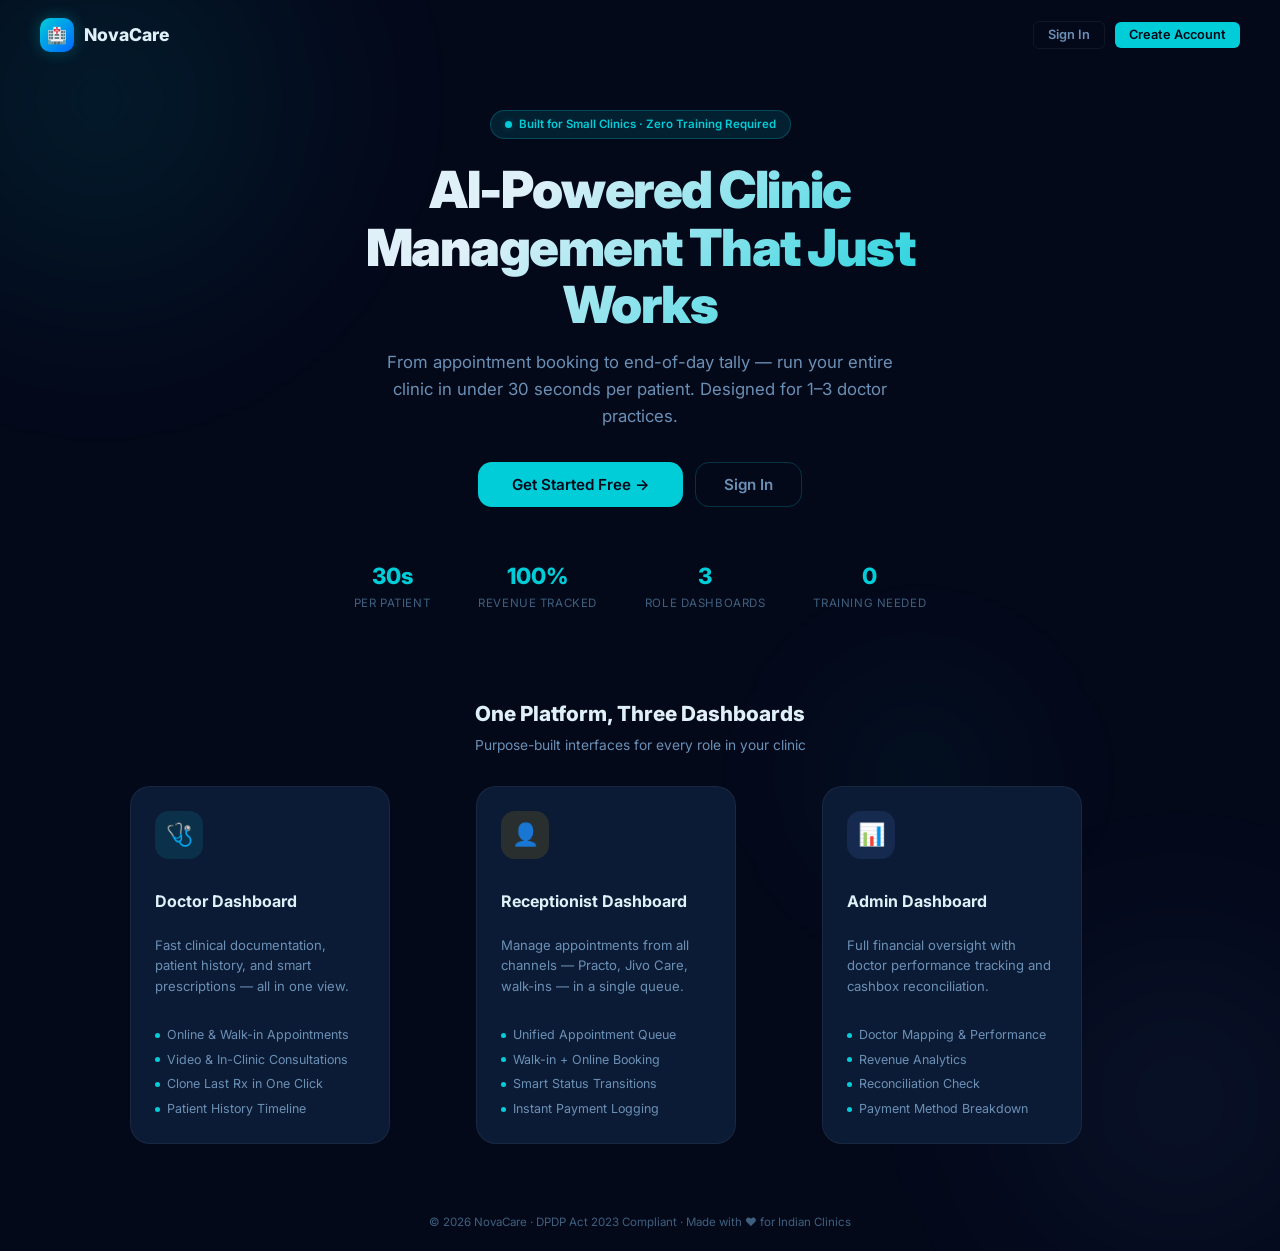
<file: index.html>
<!DOCTYPE html>
<html lang="en">
<head>
  <meta charset="UTF-8" />
  <meta name="viewport" content="width=device-width, initial-scale=1.0" />
  <title>NovaCare — AI-Powered Clinic Management</title>
  <meta name="description" content="NovaCare: Zero-training clinic management for small clinics. Queue management, AI documentation, revenue tracking." />
  <link rel="stylesheet" href="styles.css" />
  <style>
    * { margin: 0; padding: 0; box-sizing: border-box; }

    .landing { min-height: 100vh; display: flex; flex-direction: column; background: var(--bg-base); overflow: hidden; position: relative; }

    /* Nav */
    .land-nav { display: flex; align-items: center; justify-content: space-between; padding: 18px 40px; position: relative; z-index: 10; }
    .land-nav-logo { display: flex; align-items: center; gap: 10px; text-decoration: none; }
    .land-nav-icon { width: 34px; height: 34px; background: linear-gradient(135deg, var(--accent), #0066FF); border-radius: 10px; display: flex; align-items: center; justify-content: center; font-size: 16px; box-shadow: 0 0 16px rgba(0,205,216,0.3); }
    .land-nav-name { font-size: 1.1rem; font-weight: 800; color: var(--text-1); }
    .land-nav-actions { display: flex; align-items: center; gap: 10px; }

    /* Hero */
    .hero { flex: 1; display: flex; flex-direction: column; align-items: center; justify-content: center; text-align: center; padding: 40px 20px 30px; position: relative; z-index: 2; }
    .hero-badge {
      display: inline-flex; align-items: center; gap: 7px;
      padding: 5px 14px; border-radius: var(--r-full); font-size: 0.72rem; font-weight: 600;
      background: var(--accent-dim); color: var(--accent); border: 1px solid var(--accent-border);
      margin-bottom: 22px; animation: fadeInUp 0.4s ease;
    }
    .hero-title {
      font-size: 3.2rem; font-weight: 900; letter-spacing: -0.03em; line-height: 1.12;
      background: linear-gradient(135deg, var(--text-1) 30%, var(--accent) 100%);
      -webkit-background-clip: text; -webkit-text-fill-color: transparent;
      max-width: 680px; margin-bottom: 16px; animation: fadeInUp 0.5s ease;
    }
    .hero-sub {
      font-size: 1.05rem; color: var(--text-2); max-width: 520px; line-height: 1.6;
      margin-bottom: 32px; animation: fadeInUp 0.6s ease;
    }
    .hero-actions { display: flex; gap: 12px; animation: fadeInUp 0.7s ease; }
    .hero-actions .btn-primary { padding: 14px 34px; font-size: 0.95rem; }
    .hero-actions .btn-ghost { padding: 14px 28px; font-size: 0.95rem; border: 1px solid var(--border-hover); border-radius: var(--r-lg); }

    /* Stats bar */
    .stats-bar {
      display: flex; justify-content: center; gap: 48px;
      padding: 16px 20px; margin-top: 36px; animation: fadeInUp 0.8s ease;
    }
    .stat-item { text-align: center; }
    .stat-num { font-size: 1.4rem; font-weight: 800; color: var(--accent); }
    .stat-txt { font-size: 0.72rem; color: var(--text-3); margin-top: 2px; text-transform: uppercase; letter-spacing: 0.05em; }

    /* Role info section */
    .roles-section {
      position: relative; z-index: 2;
      padding: 40px 40px 50px; max-width: 1100px; margin: 0 auto; width: 100%;
    }
    .roles-title { text-align: center; font-size: 1.3rem; font-weight: 800; margin-bottom: 6px; }
    .roles-sub { text-align: center; font-size: 0.86rem; color: var(--text-2); margin-bottom: 30px; }
    .roles-grid { display: grid; grid-template-columns: repeat(3, 1fr); gap: 18px; }
    .role-card {
      background: var(--bg-card); border: 1px solid var(--border); border-radius: var(--r-xl);
      padding: 24px; transition: all var(--t-med); position: relative; overflow: hidden;
    }
    .role-card:hover { border-color: var(--accent-border); transform: translateY(-4px); box-shadow: var(--shadow-lg), var(--glow-sm); }
    .role-card-icon {
      width: 48px; height: 48px; border-radius: var(--r-lg);
      display: flex; align-items: center; justify-content: center;
      font-size: 22px; margin-bottom: 16px;
    }
    .role-card-title { font-size: 1rem; font-weight: 700; margin-bottom: 6px; }
    .role-card-desc { font-size: 0.82rem; color: var(--text-2); line-height: 1.55; margin-bottom: 16px; }
    .role-features { display: flex; flex-direction: column; gap: 6px; }
    .role-feature { display: flex; align-items: center; gap: 7px; font-size: 0.78rem; color: var(--text-2); }
    .role-feature-dot { width: 5px; height: 5px; border-radius: 50%; background: var(--accent); flex-shrink: 0; }

    /* Blobs */
    .bg-blob {
      position: absolute; border-radius: 50%; pointer-events: none; filter: blur(60px);
    }
    .blob-1 { width: 600px; height: 600px; background: radial-gradient(circle, rgba(0,205,216,0.1), transparent 70%); top: -200px; left: -200px; }
    .blob-2 { width: 500px; height: 500px; background: radial-gradient(circle, rgba(91,143,249,0.08), transparent 70%); bottom: -100px; right: -150px; }
    .blob-3 { width: 300px; height: 300px; background: radial-gradient(circle, rgba(0,205,216,0.06), transparent 70%); top: 50%; left: 60%; }

    /* Footer */
    .land-footer { text-align: center; padding: 20px; font-size: 0.72rem; color: var(--text-3); position: relative; z-index: 2; }
  </style>
</head>
<body>

<div class="landing">
  <div class="bg-blob blob-1"></div>
  <div class="bg-blob blob-2"></div>
  <div class="bg-blob blob-3"></div>

  <!-- Nav -->
  <nav class="land-nav">
    <a href="index.html" class="land-nav-logo">
      <div class="land-nav-icon">🏥</div>
      <span class="land-nav-name">NovaCare</span>
    </a>
    <div class="land-nav-actions">
      <a href="login.html" class="btn btn-ghost btn-sm">Sign In</a>
      <a href="register.html" class="btn btn-primary btn-sm">Create Account</a>
    </div>
  </nav>

  <!-- Hero -->
  <section class="hero">
    <div class="hero-badge">
      <div class="notif-dot"></div>
      Built for Small Clinics · Zero Training Required
    </div>
    <h1 class="hero-title">AI-Powered Clinic Management That Just Works</h1>
    <p class="hero-sub">
      From appointment booking to end-of-day tally — run your entire clinic in under 30 seconds per patient. Designed for 1–3 doctor practices.
    </p>
    <div class="hero-actions">
      <a href="register.html" class="btn btn-primary btn-lg">Get Started Free →</a>
      <a href="login.html" class="btn btn-ghost btn-lg">Sign In</a>
    </div>

    <div class="stats-bar">
      <div class="stat-item"><div class="stat-num">30s</div><div class="stat-txt">Per Patient</div></div>
      <div class="stat-item"><div class="stat-num">100%</div><div class="stat-txt">Revenue Tracked</div></div>
      <div class="stat-item"><div class="stat-num">3</div><div class="stat-txt">Role Dashboards</div></div>
      <div class="stat-item"><div class="stat-num">0</div><div class="stat-txt">Training Needed</div></div>
    </div>
  </section>

  <!-- Roles -->
  <section class="roles-section">
    <div class="roles-title">One Platform, Three Dashboards</div>
    <div class="roles-sub">Purpose-built interfaces for every role in your clinic</div>
    <div class="roles-grid">
      <div class="role-card animate-in delay-1">
        <div class="role-card-icon" style="background:rgba(0,205,216,0.12);">🩺</div>
        <div class="role-card-title">Doctor Dashboard</div>
        <div class="role-card-desc">Fast clinical documentation, patient history, and smart prescriptions — all in one view.</div>
        <div class="role-features">
          <div class="role-feature"><div class="role-feature-dot"></div>Online & Walk-in Appointments</div>
          <div class="role-feature"><div class="role-feature-dot"></div>Video & In-Clinic Consultations</div>
          <div class="role-feature"><div class="role-feature-dot"></div>Clone Last Rx in One Click</div>
          <div class="role-feature"><div class="role-feature-dot"></div>Patient History Timeline</div>
        </div>
      </div>
      <div class="role-card animate-in delay-2">
        <div class="role-card-icon" style="background:rgba(245,186,0,0.12);">👤</div>
        <div class="role-card-title">Receptionist Dashboard</div>
        <div class="role-card-desc">Manage appointments from all channels — Practo, Jivo Care, walk-ins — in a single queue.</div>
        <div class="role-features">
          <div class="role-feature"><div class="role-feature-dot"></div>Unified Appointment Queue</div>
          <div class="role-feature"><div class="role-feature-dot"></div>Walk-in + Online Booking</div>
          <div class="role-feature"><div class="role-feature-dot"></div>Smart Status Transitions</div>
          <div class="role-feature"><div class="role-feature-dot"></div>Instant Payment Logging</div>
        </div>
      </div>
      <div class="role-card animate-in delay-3">
        <div class="role-card-icon" style="background:rgba(91,143,249,0.12);">📊</div>
        <div class="role-card-title">Admin Dashboard</div>
        <div class="role-card-desc">Full financial oversight with doctor performance tracking and cashbox reconciliation.</div>
        <div class="role-features">
          <div class="role-feature"><div class="role-feature-dot"></div>Doctor Mapping & Performance</div>
          <div class="role-feature"><div class="role-feature-dot"></div>Revenue Analytics</div>
          <div class="role-feature"><div class="role-feature-dot"></div>Reconciliation Check</div>
          <div class="role-feature"><div class="role-feature-dot"></div>Payment Method Breakdown</div>
        </div>
      </div>
    </div>
  </section>

  <footer class="land-footer">
    © 2026 NovaCare · DPDP Act 2023 Compliant · Made with ❤ for Indian Clinics
  </footer>
</div>

</body>
</html>
</file>
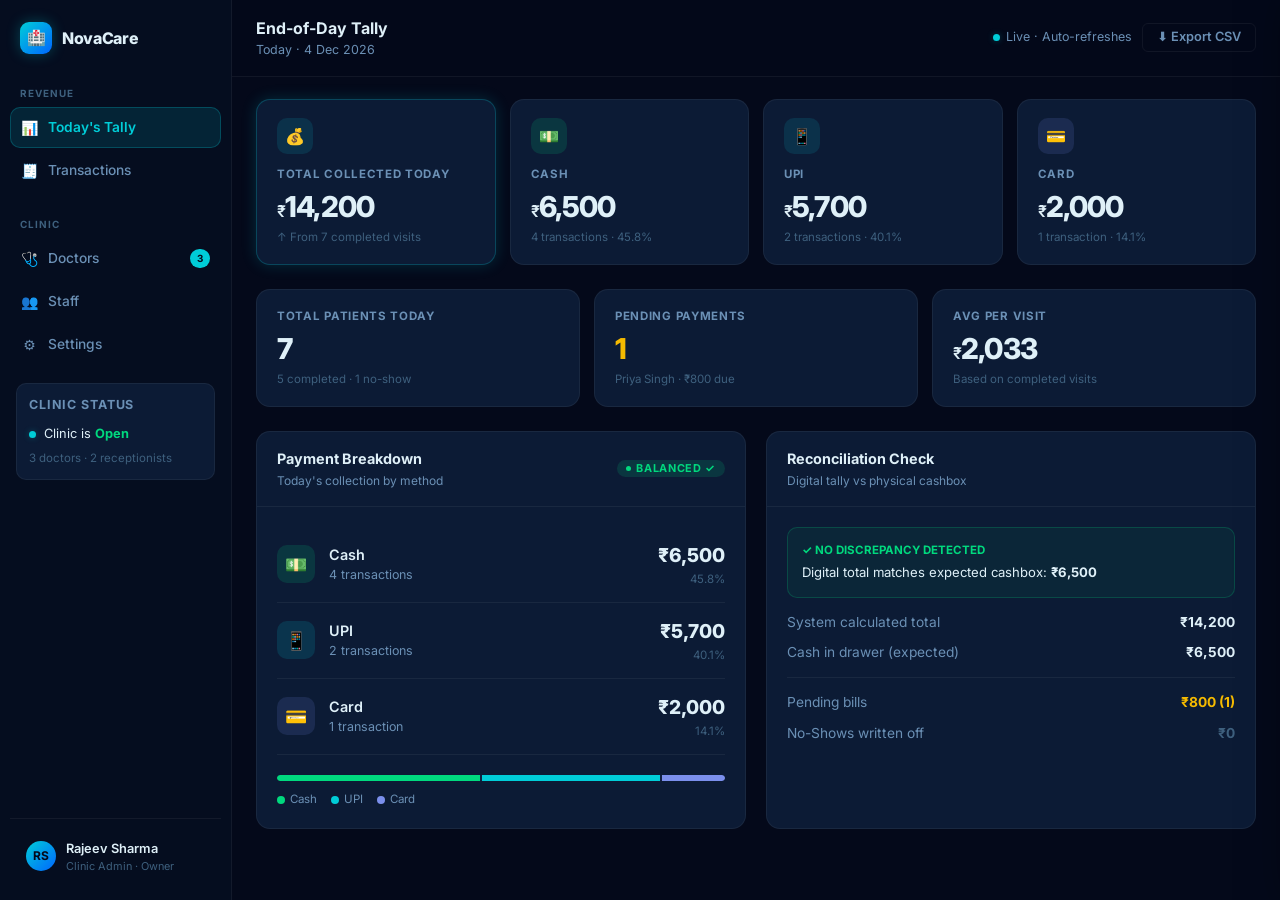
<file: admin.html>
<!DOCTYPE html>
<html lang="en">
<head>
  <meta charset="UTF-8" />
  <meta name="viewport" content="width=device-width, initial-scale=1.0" />
  <title>NovaCare — Admin Dashboard</title>
  <link rel="stylesheet" href="styles.css" />
  <style>
    /* ── Stat Grid ──────────────────── */
    .stat-grid { display: grid; grid-template-columns: repeat(4, 1fr); gap: 14px; margin-bottom: 24px; }
    .stat-grid-3 { display: grid; grid-template-columns: repeat(3, 1fr); gap: 14px; margin-bottom: 24px; }

    .stat-card-accent { border-color: var(--accent-border); box-shadow: var(--glow-sm); }
    .stat-icon-teal   { background: var(--accent-dim); color: var(--accent); }
    .stat-icon-green  { background: rgba(0,217,126,0.14); color: var(--success); }
    .stat-icon-amber  { background: rgba(245,186,0,0.14); color: var(--warning); }
    .stat-icon-purple { background: rgba(123,143,236,0.14); color: var(--s-booked); }

    /* ── Tally / Cards ─────────────── */
    .tally-card {
      background: var(--bg-card); border: 1px solid var(--border);
      border-radius: var(--r-lg); overflow: hidden;
    }
    .tally-header { padding: 16px 20px; border-bottom: 1px solid var(--border); display:flex; align-items:center; justify-content:space-between; }
    .tally-body { padding: 20px; }

    .payment-method-row {
      display: flex; align-items: center; gap: 14px; padding: 14px 0;
      border-bottom: 1px solid var(--border);
    }
    .payment-method-row:last-child { border-bottom: none; }
    .pm-icon {
      width: 38px; height: 38px; border-radius: var(--r-md);
      display: flex; align-items: center; justify-content: center; font-size: 18px;
      flex-shrink: 0;
    }
    .pm-label { font-size: 0.9rem; font-weight: 600; color: var(--text-1); }
    .pm-count { font-size: 0.78rem; color: var(--text-2); margin-top: 1px; }
    .pm-amount { font-size: 1.2rem; font-weight: 800; color: var(--text-1); margin-left: auto; }
    .pm-pct   { font-size: 0.72rem; color: var(--text-3); text-align: right; margin-top: 1px; }

    .progress-row { height: 6px; border-radius: var(--r-full); background: var(--bg-hover); overflow: hidden; margin-top: 20px; display: flex; gap: 2px; }
    .progress-seg { height: 100%; transition: width 0.8s ease; }
    .progress-seg-green { background: var(--success); border-radius: var(--r-full) 0 0 var(--r-full); }
    .progress-seg-teal  { background: var(--accent); }
    .progress-seg-purple{ background: var(--s-booked); border-radius: 0 var(--r-full) var(--r-full) 0; }

    /* ── Transactions ──────────────── */
    .transactions-card { background: var(--bg-card); border: 1px solid var(--border); border-radius: var(--r-lg); overflow: hidden; }
    .transactions-header { padding: 16px 20px; border-bottom: 1px solid var(--border); display: flex; align-items: center; justify-content: space-between; }
    .transactions-body { overflow-x: auto; }

    /* ── Login blobs ───────────────── */
    .login-blob1 { width: 450px; height: 450px; background: radial-gradient(circle, rgba(91,143,249,0.14), transparent 70%); top: -120px; right: -100px; }
    .login-blob2 { width: 350px; height: 350px; background: radial-gradient(circle, rgba(0,205,216,0.1), transparent 70%); bottom: -80px; left: -80px; }

    /* ── View sections ─────────────── */
    .view-section { display: none; }
    .view-section.active-view { display: block; }

    /* ── Doctor Cards ──────────────── */
    .doctor-grid { display: grid; grid-template-columns: repeat(auto-fill, minmax(360px, 1fr)); gap: 18px; margin-bottom: 24px; }
    .doctor-card {
      background: var(--bg-card); border: 1px solid var(--border); border-radius: var(--r-lg);
      padding: 22px; cursor: pointer; transition: all var(--t-med); position: relative; overflow: hidden;
    }
    .doctor-card:hover { border-color: var(--accent-border); transform: translateY(-4px); box-shadow: var(--shadow-lg), var(--glow-sm); }
    .doctor-card-header { display: flex; align-items: center; gap: 14px; margin-bottom: 18px; }
    .doctor-avatar {
      width: 52px; height: 52px; border-radius: 50%;
      display: flex; align-items: center; justify-content: center;
      font-size: 1.2rem; font-weight: 700; flex-shrink: 0;
    }
    .doctor-name { font-size: 1.05rem; font-weight: 700; color: var(--text-1); }
    .doctor-spec { font-size: 0.78rem; color: var(--text-2); margin-top: 2px; }
    .doctor-status-chip {
      display: inline-flex; align-items: center; gap: 5px;
      padding: 3px 10px; border-radius: var(--r-full);
      font-size: 0.68rem; font-weight: 700; text-transform: uppercase; letter-spacing: 0.05em;
    }
    .chip-active { background: rgba(0,217,126,0.12); color: var(--success); }
    .chip-offline { background: rgba(255,255,255,0.06); color: var(--text-3); }
    .doctor-stats-row {
      display: grid; grid-template-columns: repeat(3, 1fr); gap: 10px;
      padding-top: 16px; border-top: 1px solid var(--border);
    }
    .doctor-stat { text-align: center; }
    .doctor-stat-val { font-size: 1.15rem; font-weight: 800; color: var(--text-1); }
    .doctor-stat-label { font-size: 0.68rem; color: var(--text-3); margin-top: 2px; text-transform: uppercase; letter-spacing: 0.05em; }
    .doctor-tag-row { display: flex; gap: 6px; flex-wrap: wrap; margin-top: 14px; }
    .doctor-tag {
      padding: 3px 9px; border-radius: var(--r-full);
      font-size: 0.68rem; font-weight: 600;
      background: var(--bg-hover); color: var(--text-2); border: 1px solid var(--border);
    }

    /* ── Doctor Detail Drawer ──────── */
    .drawer-overlay {
      position: fixed; inset: 0; background: rgba(0,0,0,0.55); z-index: 100;
      opacity: 0; pointer-events: none; transition: opacity 0.25s ease;
    }
    .drawer-overlay.open { opacity: 1; pointer-events: auto; }
    .drawer-panel {
      position: fixed; top: 0; right: -560px; width: 540px; height: 100vh;
      background: var(--bg-surface); border-left: 1px solid var(--border-hover);
      z-index: 101; transition: right 0.3s ease; display: flex; flex-direction: column;
      box-shadow: -8px 0 40px rgba(0,0,0,0.5);
    }
    .drawer-panel.open { right: 0; }
    .drawer-header {
      padding: 20px 24px; border-bottom: 1px solid var(--border);
      display: flex; align-items: center; justify-content: space-between;
      background: var(--bg-card); flex-shrink: 0;
    }
    .drawer-body { flex: 1; overflow-y: auto; padding: 24px; display: flex; flex-direction: column; gap: 22px; }
    .drawer-doctor-hero {
      display: flex; align-items: center; gap: 16px;
      padding: 20px; background: var(--bg-card); border: 1px solid var(--border);
      border-radius: var(--r-lg);
    }
    .drawer-doctor-avatar {
      width: 64px; height: 64px; border-radius: 50%;
      display: flex; align-items: center; justify-content: center;
      font-size: 1.5rem; font-weight: 800; flex-shrink: 0;
    }
    .drawer-stat-grid { display: grid; grid-template-columns: repeat(2, 1fr); gap: 12px; }
    .drawer-stat-card {
      background: var(--bg-card); border: 1px solid var(--border); border-radius: var(--r-md); padding: 14px 16px;
    }
    .drawer-stat-card .stat-label { font-size: 0.68rem; }
    .drawer-stat-card .stat-value { font-size: 1.3rem; margin: 3px 0 1px; }

    /* ── Mini bar chart ─────────────── */
    .mini-chart { display: flex; align-items: flex-end; gap: 4px; height: 60px; padding-top: 4px; }
    .mini-bar {
      flex: 1; border-radius: 3px 3px 0 0;
      transition: height 0.5s ease, background 0.3s ease;
      position: relative;
    }
    .mini-bar:hover { filter: brightness(1.3); }
    .mini-bar-label {
      position: absolute; bottom: -16px; left: 50%; transform: translateX(-50%);
      font-size: 0.58rem; color: var(--text-3); white-space: nowrap;
    }
    .chart-section { margin-top: 4px; }
    .chart-header { display: flex; align-items: center; justify-content: space-between; margin-bottom: 10px; }
  </style>
</head>
<body>

<!-- ════════════════════════ DASHBOARD ════════════════════════ -->
<div id="dashboard">
  <div class="app-layout">

    <!-- ───── Sidebar ───── -->
    <aside class="sidebar">
      <div class="sidebar-logo">
        <div class="sidebar-logo-icon">🏥</div>
        <span class="sidebar-logo-text">NovaCare</span>
      </div>

      <div class="nav-section">
        <div class="nav-section-label">Revenue</div>
        <div class="nav-item active" onclick="switchView('tally', this)">
          <span class="nav-item-icon">📊</span> Today's Tally
        </div>
        <div class="nav-item" onclick="switchView('transactions', this)">
          <span class="nav-item-icon">🧾</span> Transactions
        </div>
      </div>

      <div class="nav-section" style="margin-top:8px;">
        <div class="nav-section-label">Clinic</div>
        <div class="nav-item" onclick="switchView('doctors', this)">
          <span class="nav-item-icon">🩺</span> Doctors
          <span class="nav-badge" id="doctor-count">3</span>
        </div>
        <div class="nav-item" onclick="switchView('staff', this)">
          <span class="nav-item-icon">👥</span> Staff
        </div>
        <div class="nav-item">
          <span class="nav-item-icon">⚙️</span> Settings
        </div>
      </div>

      <!-- Clinic Status -->
      <div style="margin: 8px 6px 0; padding: 12px; background: var(--bg-card); border: 1px solid var(--border); border-radius: var(--r-md);">
        <div class="section-title" style="margin-bottom:10px;">Clinic Status</div>
        <div style="display:flex;align-items:center;gap:8px;font-size:0.8rem;">
          <div class="notif-dot"></div>
          <span style="color:var(--text-1);">Clinic is <strong style="color:var(--success)">Open</strong></span>
        </div>
        <div style="font-size:0.72rem;color:var(--text-3);margin-top:6px;">3 doctors · 2 receptionists</div>
      </div>

      <div class="sidebar-footer">
        <div class="sidebar-user">
          <div class="sidebar-avatar">RS</div>
          <div>
            <div class="sidebar-user-name">Rajeev Sharma</div>
            <div class="sidebar-user-role">Clinic Admin · Owner</div>
          </div>
        </div>
      </div>
    </aside>

    <!-- ───── Main Content ───── -->
    <div class="main-content">

      <!-- ═══════ HEADER ═══════ -->
      <div class="main-header">
        <div>
          <div class="main-header-title" id="view-title">End-of-Day Tally</div>
          <div class="main-header-sub" id="view-subtitle">Today · Loading…</div>
        </div>
        <div style="display:flex;gap:10px;align-items:center;" id="header-actions">
          <div style="display:flex;align-items:center;gap:6px;font-size:0.78rem;color:var(--text-2);">
            <div class="notif-dot"></div> Live · Auto-refreshes
          </div>
          <button class="btn btn-ghost btn-sm">⬇ Export CSV</button>
        </div>
      </div>

      <!-- ═══════ MAIN BODY ═══════ -->
      <div class="main-body">

        <!-- ──────────────────── VIEW 1: TALLY ──────────────────── -->
        <div id="view-tally" class="view-section active-view">
          <div class="stat-grid">
            <div class="stat-card stat-card-accent animate-in">
              <div class="stat-icon stat-icon-teal">💰</div>
              <div class="stat-label">Total Collected Today</div>
              <div class="stat-value"><span>₹</span>14,200</div>
              <div class="stat-sub">↑ From 7 completed visits</div>
            </div>
            <div class="stat-card animate-in delay-1">
              <div class="stat-icon stat-icon-green">💵</div>
              <div class="stat-label">Cash</div>
              <div class="stat-value"><span>₹</span>6,500</div>
              <div class="stat-sub">4 transactions · 45.8%</div>
            </div>
            <div class="stat-card animate-in delay-2">
              <div class="stat-icon stat-icon-teal">📱</div>
              <div class="stat-label">UPI</div>
              <div class="stat-value"><span>₹</span>5,700</div>
              <div class="stat-sub">2 transactions · 40.1%</div>
            </div>
            <div class="stat-card animate-in delay-3">
              <div class="stat-icon stat-icon-purple">💳</div>
              <div class="stat-label">Card</div>
              <div class="stat-value"><span>₹</span>2,000</div>
              <div class="stat-sub">1 transaction · 14.1%</div>
            </div>
          </div>

          <div class="stat-grid-3">
            <div class="stat-card animate-in delay-2">
              <div class="stat-label">Total Patients Today</div>
              <div class="stat-value">7</div>
              <div class="stat-sub">5 completed · 1 no-show</div>
            </div>
            <div class="stat-card animate-in delay-3">
              <div class="stat-label">Pending Payments</div>
              <div class="stat-value" style="color:var(--warning);">1</div>
              <div class="stat-sub">Priya Singh · ₹800 due</div>
            </div>
            <div class="stat-card animate-in delay-4">
              <div class="stat-label">Avg per Visit</div>
              <div class="stat-value"><span>₹</span>2,033</div>
              <div class="stat-sub">Based on completed visits</div>
            </div>
          </div>

          <div style="display:grid;grid-template-columns:1fr 1fr;gap:20px;margin-bottom:24px;">
            <div class="tally-card animate-in delay-1">
              <div class="tally-header">
                <div>
                  <div style="font-size:0.9rem;font-weight:700;">Payment Breakdown</div>
                  <div style="font-size:0.75rem;color:var(--text-2);margin-top:2px;">Today's collection by method</div>
                </div>
                <span class="badge badge-done">Balanced ✓</span>
              </div>
              <div class="tally-body">
                <div class="payment-method-row">
                  <div class="pm-icon" style="background:rgba(0,217,126,0.14);">💵</div>
                  <div><div class="pm-label">Cash</div><div class="pm-count">4 transactions</div></div>
                  <div style="margin-left:auto;text-align:right;"><div class="pm-amount">₹6,500</div><div class="pm-pct">45.8%</div></div>
                </div>
                <div class="payment-method-row">
                  <div class="pm-icon" style="background:rgba(0,205,216,0.14);">📱</div>
                  <div><div class="pm-label">UPI</div><div class="pm-count">2 transactions</div></div>
                  <div style="margin-left:auto;text-align:right;"><div class="pm-amount">₹5,700</div><div class="pm-pct">40.1%</div></div>
                </div>
                <div class="payment-method-row">
                  <div class="pm-icon" style="background:rgba(123,143,236,0.14);">💳</div>
                  <div><div class="pm-label">Card</div><div class="pm-count">1 transaction</div></div>
                  <div style="margin-left:auto;text-align:right;"><div class="pm-amount">₹2,000</div><div class="pm-pct">14.1%</div></div>
                </div>
                <div class="progress-row">
                  <div class="progress-seg progress-seg-green" style="width:45.8%"></div>
                  <div class="progress-seg progress-seg-teal" style="width:40.1%"></div>
                  <div class="progress-seg progress-seg-purple" style="width:14.1%"></div>
                </div>
                <div style="display:flex;gap:14px;margin-top:10px;">
                  <div style="display:flex;align-items:center;gap:5px;font-size:0.72rem;color:var(--text-2);"><div style="width:8px;height:8px;border-radius:50%;background:var(--success);"></div>Cash</div>
                  <div style="display:flex;align-items:center;gap:5px;font-size:0.72rem;color:var(--text-2);"><div style="width:8px;height:8px;border-radius:50%;background:var(--accent);"></div>UPI</div>
                  <div style="display:flex;align-items:center;gap:5px;font-size:0.72rem;color:var(--text-2);"><div style="width:8px;height:8px;border-radius:50%;background:var(--s-booked);"></div>Card</div>
                </div>
              </div>
            </div>

            <div class="tally-card animate-in delay-2">
              <div class="tally-header">
                <div>
                  <div style="font-size:0.9rem;font-weight:700;">Reconciliation Check</div>
                  <div style="font-size:0.75rem;color:var(--text-2);margin-top:2px;">Digital tally vs physical cashbox</div>
                </div>
              </div>
              <div class="tally-body" style="display:flex;flex-direction:column;gap:14px;">
                <div style="padding:14px;background:rgba(0,217,126,0.06);border:1px solid rgba(0,217,126,0.2);border-radius:var(--r-md);">
                  <div style="font-size:0.72rem;color:var(--success);font-weight:700;margin-bottom:4px;">✓ NO DISCREPANCY DETECTED</div>
                  <div style="font-size:0.82rem;color:var(--text-1);">Digital total matches expected cashbox: <strong>₹6,500</strong></div>
                </div>
                <div style="display:flex;flex-direction:column;gap:10px;font-size:0.86rem;">
                  <div style="display:flex;justify-content:space-between;"><span style="color:var(--text-2);">System calculated total</span><span style="font-weight:700;">₹14,200</span></div>
                  <div style="display:flex;justify-content:space-between;"><span style="color:var(--text-2);">Cash in drawer (expected)</span><span style="font-weight:700;">₹6,500</span></div>
                  <div class="divider" style="margin:4px 0;"></div>
                  <div style="display:flex;justify-content:space-between;"><span style="color:var(--text-2);">Pending bills</span><span style="font-weight:700;color:var(--warning);">₹800 (1)</span></div>
                  <div style="display:flex;justify-content:space-between;"><span style="color:var(--text-2);">No-Shows written off</span><span style="font-weight:700;color:var(--text-3);">₹0</span></div>
                </div>
              </div>
            </div>
          </div>
        </div>

        <!-- ──────────────────── VIEW 2: TRANSACTIONS ──────────────────── -->
        <div id="view-transactions" class="view-section">
          <div class="transactions-card animate-in">
            <div class="transactions-header">
              <div>
                <div style="font-size:0.9rem;font-weight:700;">Today's Transactions</div>
                <div style="font-size:0.75rem;color:var(--text-2);margin-top:2px;">All billed visits for today</div>
              </div>
              <div style="display:flex;gap:8px;">
                <div class="search-bar" style="width:220px;padding:7px 12px;">
                  <span class="search-icon">🔍</span>
                  <input type="text" placeholder="Search by patient…" oninput="filterTx(this.value)" />
                </div>
              </div>
            </div>
            <div class="transactions-body">
              <table class="data-table">
                <thead>
                  <tr>
                    <th>#</th><th>Patient</th><th>Doctor</th><th>Time</th><th>Visit Type</th><th>Amount</th><th>Method</th><th>Status</th>
                  </tr>
                </thead>
                <tbody id="tx-body"></tbody>
              </table>
            </div>
          </div>
        </div>

        <!-- ──────────────────── VIEW 3: DOCTORS ──────────────────── -->
        <div id="view-doctors" class="view-section">

          <!-- Clinic-wide doctor stats -->
          <div class="stat-grid" style="grid-template-columns: repeat(4, 1fr);">
            <div class="stat-card stat-card-accent animate-in">
              <div class="stat-icon stat-icon-teal">🩺</div>
              <div class="stat-label">Doctors Mapped</div>
              <div class="stat-value">3</div>
              <div class="stat-sub">2 active today · 1 on leave</div>
            </div>
            <div class="stat-card animate-in delay-1">
              <div class="stat-icon stat-icon-green">👥</div>
              <div class="stat-label">Total Patients Today</div>
              <div class="stat-value">14</div>
              <div class="stat-sub">Across all doctors</div>
            </div>
            <div class="stat-card animate-in delay-2">
              <div class="stat-icon stat-icon-amber">⏱</div>
              <div class="stat-label">Avg Visit Duration</div>
              <div class="stat-value">4.2<span>min</span></div>
              <div class="stat-sub">Below 5-min target ✓</div>
            </div>
            <div class="stat-card animate-in delay-3">
              <div class="stat-icon stat-icon-purple">💰</div>
              <div class="stat-label">Revenue per Doctor</div>
              <div class="stat-value"><span>₹</span>4,733</div>
              <div class="stat-sub">Average today</div>
            </div>
          </div>

          <!-- Doctor Cards -->
          <div class="section-header" style="margin-bottom:16px;">
            <div class="section-title">Your Clinic Doctors</div>
            <div class="pill-tabs">
              <button class="pill-tab active" onclick="filterDoctors('all', this)">All</button>
              <button class="pill-tab" onclick="filterDoctors('active', this)">Active</button>
              <button class="pill-tab" onclick="filterDoctors('leave', this)">On Leave</button>
            </div>
          </div>

          <div class="doctor-grid" id="doctor-grid">
            <!-- Rendered by JS -->
          </div>
        </div>

        <!-- ──────────────────── VIEW 4: STAFF (placeholder) ──────────────────── -->
        <div id="view-staff" class="view-section">
          <div class="empty-state" style="min-height:400px;">
            <div class="empty-state-icon">👥</div>
            <div style="font-size:1rem;font-weight:600;color:var(--text-2);">Staff Management</div>
            <div class="empty-state-text">View and manage your receptionists and support staff.<br/>This module is coming in the next update.</div>
          </div>
        </div>

      </div><!-- /main-body -->
    </div><!-- /main-content -->
  </div><!-- /app-layout -->
</div>

<!-- ════════════════════════ DOCTOR DETAIL DRAWER ════════════════════════ -->
<div class="drawer-overlay" id="drawer-overlay" onclick="closeDrawer()"></div>
<div class="drawer-panel" id="drawer-panel">
  <div class="drawer-header">
    <div>
      <div style="font-size:1rem;font-weight:700;" id="drawer-title">Doctor Details</div>
      <div style="font-size:0.78rem;color:var(--text-2);margin-top:2px;" id="drawer-subtitle">Performance overview</div>
    </div>
    <button class="btn btn-ghost btn-sm" onclick="closeDrawer()">✕ Close</button>
  </div>
  <div class="drawer-body" id="drawer-body">
    <!-- Rendered by JS -->
  </div>
</div>

<div class="toast-wrap" id="toast-wrap"></div>

<script>
// ── DATA ───────────────────────────────────────────────────────

const doctors = [
  {
    id: 1,
    name: 'Dr. Meena Sharma',
    initials: 'MS',
    spec: 'MBBS · General Practice',
    experience: '12 years',
    phone: '9876500001',
    email: 'dr.meena@clinic.in',
    joinedDate: 'Jan 2014',
    status: 'active',
    consultFee: 500,
    color: 'av-teal',
    schedule: 'Mon–Sat · 9 AM – 1 PM, 5 PM – 8 PM',
    today: {
      patients: 7, completed: 5, pending: 1, noshow: 1,
      revenue: 8200, avgDuration: '3.8 min',
      cash: 3500, upi: 3200, card: 1500
    },
    weekly: [6, 8, 5, 7, 9, 4, 0],
    totalPatients: 1842,
    totalRevenue: 896000,
    recentPatients: [
      { name: 'Sunita Rao',   time: '9:42 AM',  type: 'Follow-up', amount: 500,  status: 'Paid', method: 'Cash' },
      { name: 'Meena Devi',   time: '10:28 AM', type: 'New',       amount: 300,  status: 'Paid', method: 'Cash' },
      { name: 'Priya Singh',  time: '10:55 AM', type: 'Follow-up', amount: 800,  status: 'Pending', method: '—' },
      { name: 'Ravi Kumar',   time: '11:22 AM', type: 'New',       amount: 300,  status: 'Paid', method: 'UPI' },
      { name: 'Arjun Shah',   time: '11:58 AM', type: 'Follow-up', amount: 5400, status: 'Paid', method: 'UPI' },
    ],
    tags: ['General Medicine', 'Diabetes', 'Hypertension', 'Pediatrics']
  },
  {
    id: 2,
    name: 'Dr. Vivek Patel',
    initials: 'VP',
    spec: 'MBBS, MD · Dermatology',
    experience: '8 years',
    phone: '9876500002',
    email: 'dr.vivek@clinic.in',
    joinedDate: 'Mar 2018',
    status: 'active',
    consultFee: 700,
    color: 'av-purple',
    schedule: 'Mon–Fri · 10 AM – 2 PM',
    today: {
      patients: 5, completed: 4, pending: 1, noshow: 0,
      revenue: 4800, avgDuration: '5.1 min',
      cash: 2100, upi: 1700, card: 1000
    },
    weekly: [4, 5, 3, 6, 5, 0, 0],
    totalPatients: 967,
    totalRevenue: 654000,
    recentPatients: [
      { name: 'Anita Desai',   time: '10:15 AM', type: 'New',       amount: 700,  status: 'Paid',    method: 'Cash' },
      { name: 'Raj Malhotra',  time: '10:48 AM', type: 'Follow-up', amount: 500,  status: 'Paid',    method: 'UPI' },
      { name: 'Kavita Reddy',  time: '11:30 AM', type: 'New',       amount: 700,  status: 'Paid',    method: 'Cash' },
      { name: 'Suresh Nair',   time: '12:05 PM', type: 'Follow-up', amount: 1200, status: 'Pending', method: '—' },
    ],
    tags: ['Dermatology', 'Skin Allergy', 'Cosmetic', 'Acne']
  },
  {
    id: 3,
    name: 'Dr. Aisha Khan',
    initials: 'AK',
    spec: 'MBBS, DGO · Gynecology',
    experience: '15 years',
    phone: '9876500003',
    email: 'dr.aisha@clinic.in',
    joinedDate: 'Sep 2012',
    status: 'leave',
    consultFee: 600,
    color: 'av-amber',
    schedule: 'Mon, Wed, Fri · 4 PM – 8 PM',
    today: {
      patients: 0, completed: 0, pending: 0, noshow: 0,
      revenue: 0, avgDuration: '—',
      cash: 0, upi: 0, card: 0
    },
    weekly: [3, 0, 4, 0, 3, 0, 0],
    totalPatients: 1204,
    totalRevenue: 718000,
    recentPatients: [],
    tags: ['Gynecology', 'Obstetrics', 'PCOD', 'Prenatal']
  }
];

const transactions = [
  { no:1, patient:'Sunita Rao',   doctor:'Dr. Meena',  time:'9:42 AM',  type:'Follow-up', amount:500,  method:'Cash', paid:true  },
  { no:2, patient:'Anita Desai',  doctor:'Dr. Vivek',  time:'10:15 AM', type:'New',       amount:700,  method:'Cash', paid:true  },
  { no:3, patient:'Meena Devi',   doctor:'Dr. Meena',  time:'10:28 AM', type:'New',       amount:300,  method:'Cash', paid:true  },
  { no:4, patient:'Raj Malhotra', doctor:'Dr. Vivek',  time:'10:48 AM', type:'Follow-up', amount:500,  method:'UPI',  paid:true  },
  { no:5, patient:'Priya Singh',  doctor:'Dr. Meena',  time:'10:55 AM', type:'Follow-up', amount:800,  method:null,   paid:false },
  { no:6, patient:'Ravi Kumar',   doctor:'Dr. Meena',  time:'11:22 AM', type:'New',       amount:300,  method:'UPI',  paid:true  },
  { no:7, patient:'Kavita Reddy', doctor:'Dr. Vivek',  time:'11:30 AM', type:'New',       amount:700,  method:'Cash', paid:true  },
  { no:8, patient:'Arjun Shah',   doctor:'Dr. Meena',  time:'11:58 AM', type:'Follow-up', amount:5400, method:'UPI',  paid:true  },
  { no:9, patient:'Suresh Nair',  doctor:'Dr. Vivek',  time:'12:05 PM', type:'Follow-up', amount:1200, method:null,   paid:false },
  { no:10,patient:'Kiran Patel',  doctor:'Dr. Meena',  time:'12:34 PM', type:'New',       amount:500,  method:'Cash', paid:true  },
  { no:11,patient:'Deepak Verma', doctor:'Dr. Meena',  time:'—',        type:'New',       amount:0,    method:null,   paid:false, noshow:true },
  { no:12,patient:'Extra Patient',doctor:'Dr. Vivek',  time:'1:10 PM',  type:'Follow-up', amount:2000, method:'Card', paid:true  },
];

let txFilter = '';
let doctorFilter = 'all';

// ── VIEW SWITCHING ─────────────────────────────────────────────

const viewConfig = {
  tally:        { title: 'End-of-Day Tally',  subtitle: 'today-date' },
  transactions: { title: 'Transactions',       subtitle: 'All billed visits today' },
  doctors:      { title: 'Doctors Overview',   subtitle: 'Mapped doctors & performance' },
  staff:        { title: 'Staff Management',   subtitle: 'Receptionists & support staff' },
};

function switchView(viewName, navEl) {
  // toggle nav
  document.querySelectorAll('.nav-item').forEach(n => n.classList.remove('active'));
  if (navEl) navEl.classList.add('active');

  // toggle views
  document.querySelectorAll('.view-section').forEach(v => v.classList.remove('active-view'));
  const target = document.getElementById('view-' + viewName);
  if (target) target.classList.add('active-view');

  // update header
  const cfg = viewConfig[viewName];
  document.getElementById('view-title').textContent = cfg.title;
  if (cfg.subtitle === 'today-date') {
    const d = new Date();
    document.getElementById('view-subtitle').textContent = 'Today · ' + d.toLocaleDateString('en-IN',{day:'numeric',month:'short',year:'numeric'});
  } else {
    document.getElementById('view-subtitle').textContent = cfg.subtitle;
  }

  // header actions
  const ha = document.getElementById('header-actions');
  if (viewName === 'tally') {
    ha.innerHTML = `
      <div style="display:flex;align-items:center;gap:6px;font-size:0.78rem;color:var(--text-2);"><div class="notif-dot"></div> Live · Auto-refreshes</div>
      <button class="btn btn-ghost btn-sm">⬇ Export CSV</button>`;
  } else if (viewName === 'doctors') {
    ha.innerHTML = `<button class="btn btn-secondary btn-sm">+ Add Doctor</button>`;
  } else {
    ha.innerHTML = `<button class="btn btn-ghost btn-sm">⬇ Export CSV</button>`;
  }

  // render data
  if (viewName === 'transactions') renderTx();
  if (viewName === 'doctors') renderDoctors();
}

// ── TRANSACTIONS ───────────────────────────────────────────────

function renderTx() {
  const tbody = document.getElementById('tx-body');
  const filtered = transactions.filter(t =>
    !txFilter || t.patient.toLowerCase().includes(txFilter.toLowerCase()) || t.doctor.toLowerCase().includes(txFilter.toLowerCase())
  );
  tbody.innerHTML = filtered.map(t => {
    const methodBadge = t.method ? `<span class="badge badge-${t.method.toLowerCase()}">${t.method}</span>` : '<span style="color:var(--text-3);font-size:0.8rem;">—</span>';
    const statusBadge = t.noshow
      ? `<span class="badge badge-noshow">No Show</span>`
      : t.paid
        ? `<span class="badge badge-done">Paid ✓</span>`
        : `<span class="badge badge-arrived">Pending</span>`;
    const amountStr = t.amount ? `₹${t.amount.toLocaleString('en-IN')}` : '—';
    return `<tr>
      <td style="color:var(--text-3);font-size:0.78rem;">#${t.no}</td>
      <td style="font-weight:600;">${t.patient}</td>
      <td style="font-size:0.82rem;color:var(--accent);">${t.doctor}</td>
      <td style="color:var(--text-2);">${t.time}</td>
      <td><span style="font-size:0.78rem;color:var(--text-2);">${t.type}</span></td>
      <td style="font-weight:700;font-size:0.95rem;">${amountStr}</td>
      <td>${methodBadge}</td>
      <td>${statusBadge}</td>
    </tr>`;
  }).join('');
}

function filterTx(val) { txFilter = val; renderTx(); }

// ── DOCTORS ────────────────────────────────────────────────────

function renderDoctors() {
  const grid = document.getElementById('doctor-grid');
  const filtered = doctors.filter(d =>
    doctorFilter === 'all' || d.status === doctorFilter
  );

  if (!filtered.length) {
    grid.innerHTML = `<div class="empty-state" style="grid-column:1/-1;min-height:200px;">
      <div class="empty-state-icon">🩺</div>
      <div class="empty-state-text">No doctors match this filter</div>
    </div>`;
    return;
  }

  grid.innerHTML = filtered.map((d, i) => `
    <div class="doctor-card animate-in delay-${i+1}" onclick="openDoctorDrawer(${d.id})">
      <div class="doctor-card-header">
        <div class="doctor-avatar ${d.color}">${d.initials}</div>
        <div style="flex:1;min-width:0;">
          <div class="doctor-name">${d.name}</div>
          <div class="doctor-spec">${d.spec}</div>
        </div>
        <div class="doctor-status-chip ${d.status === 'active' ? 'chip-active' : 'chip-offline'}">
          <div style="width:6px;height:6px;border-radius:50%;background:currentColor;"></div>
          ${d.status === 'active' ? 'Active Now' : 'On Leave'}
        </div>
      </div>

      <div class="doctor-tag-row">
        ${d.tags.map(t => `<span class="doctor-tag">${t}</span>`).join('')}
      </div>

      <div class="doctor-stats-row" style="margin-top:16px;">
        <div class="doctor-stat">
          <div class="doctor-stat-val">${d.today.patients}</div>
          <div class="doctor-stat-label">Patients Today</div>
        </div>
        <div class="doctor-stat">
          <div class="doctor-stat-val" style="color:var(--success);">₹${d.today.revenue > 0 ? d.today.revenue.toLocaleString('en-IN') : '0'}</div>
          <div class="doctor-stat-label">Revenue Today</div>
        </div>
        <div class="doctor-stat">
          <div class="doctor-stat-val">${d.today.avgDuration}</div>
          <div class="doctor-stat-label">Avg Duration</div>
        </div>
      </div>

      <div style="margin-top:14px;display:flex;align-items:center;justify-content:space-between;padding-top:12px;border-top:1px solid var(--border);">
        <span style="font-size:0.75rem;color:var(--text-3);">Consult fee: ₹${d.consultFee}</span>
        <span style="font-size:0.78rem;font-weight:600;color:var(--accent);">View Details →</span>
      </div>
    </div>
  `).join('');
}

function filterDoctors(filter, btn) {
  doctorFilter = filter;
  document.querySelectorAll('#view-doctors .pill-tab').forEach(t => t.classList.remove('active'));
  btn.classList.add('active');
  renderDoctors();
}

// ── DOCTOR DRAWER ──────────────────────────────────────────────

function openDoctorDrawer(id) {
  const d = doctors.find(x => x.id === id);
  if (!d) return;

  document.getElementById('drawer-title').textContent = d.name;
  document.getElementById('drawer-subtitle').textContent = d.spec + ' · ' + d.experience;

  const body = document.getElementById('drawer-body');
  const weekDays = ['Mon','Tue','Wed','Thu','Fri','Sat','Sun'];
  const maxWeek = Math.max(...d.weekly, 1);

  body.innerHTML = `
    <!-- Hero -->
    <div class="drawer-doctor-hero">
      <div class="drawer-doctor-avatar ${d.color}">${d.initials}</div>
      <div style="flex:1;">
        <div style="font-size:1.1rem;font-weight:700;">${d.name}</div>
        <div style="font-size:0.82rem;color:var(--text-2);margin-top:2px;">${d.spec}</div>
        <div style="display:flex;gap:8px;margin-top:8px;">
          <span class="doctor-status-chip ${d.status === 'active' ? 'chip-active' : 'chip-offline'}">
            <div style="width:6px;height:6px;border-radius:50%;background:currentColor;"></div>
            ${d.status === 'active' ? 'Active Now' : 'On Leave'}
          </span>
        </div>
      </div>
    </div>

    <!-- Contact & info -->
    <div style="display:flex;flex-direction:column;gap:8px;">
      <div class="section-title">Doctor Information</div>
      <div style="background:var(--bg-card);border:1px solid var(--border);border-radius:var(--r-md);padding:14px;display:flex;flex-direction:column;gap:8px;font-size:0.82rem;">
        <div style="display:flex;justify-content:space-between;"><span style="color:var(--text-2);">Phone</span><span style="font-weight:600;">${d.phone}</span></div>
        <div style="display:flex;justify-content:space-between;"><span style="color:var(--text-2);">Email</span><span style="font-weight:600;">${d.email}</span></div>
        <div style="display:flex;justify-content:space-between;"><span style="color:var(--text-2);">Consult Fee</span><span style="font-weight:600;color:var(--success);">₹${d.consultFee}</span></div>
        <div style="display:flex;justify-content:space-between;"><span style="color:var(--text-2);">Schedule</span><span style="font-weight:600;">${d.schedule}</span></div>
        <div style="display:flex;justify-content:space-between;"><span style="color:var(--text-2);">Joined</span><span style="font-weight:600;">${d.joinedDate}</span></div>
        <div style="display:flex;justify-content:space-between;"><span style="color:var(--text-2);">Experience</span><span style="font-weight:600;">${d.experience}</span></div>
      </div>
    </div>

    <!-- Specialties -->
    <div>
      <div class="section-title" style="margin-bottom:8px;">Specializations</div>
      <div style="display:flex;gap:6px;flex-wrap:wrap;">
        ${d.tags.map(t => `<span class="doctor-tag">${t}</span>`).join('')}
      </div>
    </div>

    <!-- Today's Performance -->
    <div>
      <div class="section-title" style="margin-bottom:10px;">Today's Performance</div>
      <div class="drawer-stat-grid">
        <div class="drawer-stat-card">
          <div class="stat-label">Patients Seen</div>
          <div class="stat-value">${d.today.patients}</div>
          <div class="stat-sub">${d.today.completed} done · ${d.today.noshow} no-show</div>
        </div>
        <div class="drawer-stat-card">
          <div class="stat-label">Revenue</div>
          <div class="stat-value" style="color:var(--success);"><span>₹</span>${d.today.revenue.toLocaleString('en-IN')}</div>
          <div class="stat-sub">${d.today.pending} bill pending</div>
        </div>
        <div class="drawer-stat-card">
          <div class="stat-label">Avg Visit</div>
          <div class="stat-value">${d.today.avgDuration}</div>
          <div class="stat-sub">${parseFloat(d.today.avgDuration) <= 5 ? '✓ Under target' : '⚠ Above 5-min target'}</div>
        </div>
        <div class="drawer-stat-card">
          <div class="stat-label">Payment Split</div>
          <div class="stat-value" style="font-size:0.9rem;display:flex;gap:6px;margin-top:6px;">
            <span style="color:var(--success);">₹${d.today.cash.toLocaleString('en-IN')}</span>
            <span style="color:var(--text-3);">·</span>
            <span style="color:var(--accent);">₹${d.today.upi.toLocaleString('en-IN')}</span>
            <span style="color:var(--text-3);">·</span>
            <span style="color:var(--s-booked);">₹${d.today.card.toLocaleString('en-IN')}</span>
          </div>
          <div class="stat-sub">Cash · UPI · Card</div>
        </div>
      </div>
    </div>

    <!-- Weekly patient chart -->
    <div class="chart-section">
      <div class="chart-header">
        <div class="section-title">Weekly Patient Volume</div>
        <div style="font-size:0.72rem;color:var(--text-3);">Last 7 days</div>
      </div>
      <div style="background:var(--bg-card);border:1px solid var(--border);border-radius:var(--r-md);padding:16px 14px 28px;">
        <div class="mini-chart">
          ${d.weekly.map((v, i) => `
            <div class="mini-bar" style="height:${Math.max(v / maxWeek * 100, 4)}%;background:${v > 0 ? 'var(--accent)' : 'var(--bg-hover)'};">
              <div class="mini-bar-label">${weekDays[i]}</div>
            </div>
          `).join('')}
        </div>
      </div>
    </div>

    <!-- Lifetime stats -->
    <div>
      <div class="section-title" style="margin-bottom:10px;">Lifetime Stats</div>
      <div style="display:grid;grid-template-columns:1fr 1fr;gap:12px;">
        <div style="background:var(--bg-card);border:1px solid var(--border);border-radius:var(--r-md);padding:14px;text-align:center;">
          <div style="font-size:1.4rem;font-weight:800;color:var(--text-1);">${d.totalPatients.toLocaleString('en-IN')}</div>
          <div style="font-size:0.72rem;color:var(--text-3);margin-top:2px;text-transform:uppercase;letter-spacing:0.05em;">Total Patients</div>
        </div>
        <div style="background:var(--bg-card);border:1px solid var(--border);border-radius:var(--r-md);padding:14px;text-align:center;">
          <div style="font-size:1.4rem;font-weight:800;color:var(--success);">₹${(d.totalRevenue / 1000).toFixed(0)}K</div>
          <div style="font-size:0.72rem;color:var(--text-3);margin-top:2px;text-transform:uppercase;letter-spacing:0.05em;">Total Revenue</div>
        </div>
      </div>
    </div>

    <!-- Recent patients for this doctor -->
    <div>
      <div class="section-title" style="margin-bottom:10px;">Today's Patient Log</div>
      ${d.recentPatients.length === 0
        ? `<div style="padding:20px;text-align:center;font-size:0.82rem;color:var(--text-3);background:var(--bg-card);border:1px solid var(--border);border-radius:var(--r-md);">No patients seen today — doctor is on leave</div>`
        : `<div style="background:var(--bg-card);border:1px solid var(--border);border-radius:var(--r-md);overflow:hidden;">
            <table class="data-table" style="font-size:0.82rem;">
              <thead>
                <tr><th>Patient</th><th>Time</th><th>Type</th><th>Amount</th><th>Status</th></tr>
              </thead>
              <tbody>
                ${d.recentPatients.map(p => `
                  <tr>
                    <td style="font-weight:600;">${p.name}</td>
                    <td style="color:var(--text-2);">${p.time}</td>
                    <td style="color:var(--text-2);">${p.type}</td>
                    <td style="font-weight:700;">₹${p.amount.toLocaleString('en-IN')}</td>
                    <td><span class="badge ${p.status === 'Paid' ? 'badge-done' : 'badge-arrived'}">${p.status}</span></td>
                  </tr>
                `).join('')}
              </tbody>
            </table>
          </div>`
      }
    </div>
  `;

  // open drawer
  document.getElementById('drawer-overlay').classList.add('open');
  document.getElementById('drawer-panel').classList.add('open');
}

function closeDrawer() {
  document.getElementById('drawer-overlay').classList.remove('open');
  document.getElementById('drawer-panel').classList.remove('open');
}

// ── TOAST ──────────────────────────────────────────────────────

function toast(msg, type = 'info') {
  const wrap = document.getElementById('toast-wrap');
  const t = document.createElement('div');
  t.className = `toast toast-${type}`;
  t.innerHTML = `<span>${type === 'success' ? '✓' : 'ℹ'}</span> ${msg}`;
  wrap.appendChild(t);
  setTimeout(() => t.remove(), 3500);
}

// ── INIT ───────────────────────────────────────────────────────

function init() {
  const d = new Date();
  document.getElementById('view-subtitle').textContent =
    'Today · ' + d.toLocaleDateString('en-IN',{day:'numeric',month:'short',year:'numeric'});
  renderTx();
  renderDoctors();
}

// Start on load
window.addEventListener('DOMContentLoaded', init);

// ESC to close drawer
document.addEventListener('keydown', e => { if (e.key === 'Escape') closeDrawer(); });
</script>
</body>
</html>
</file>
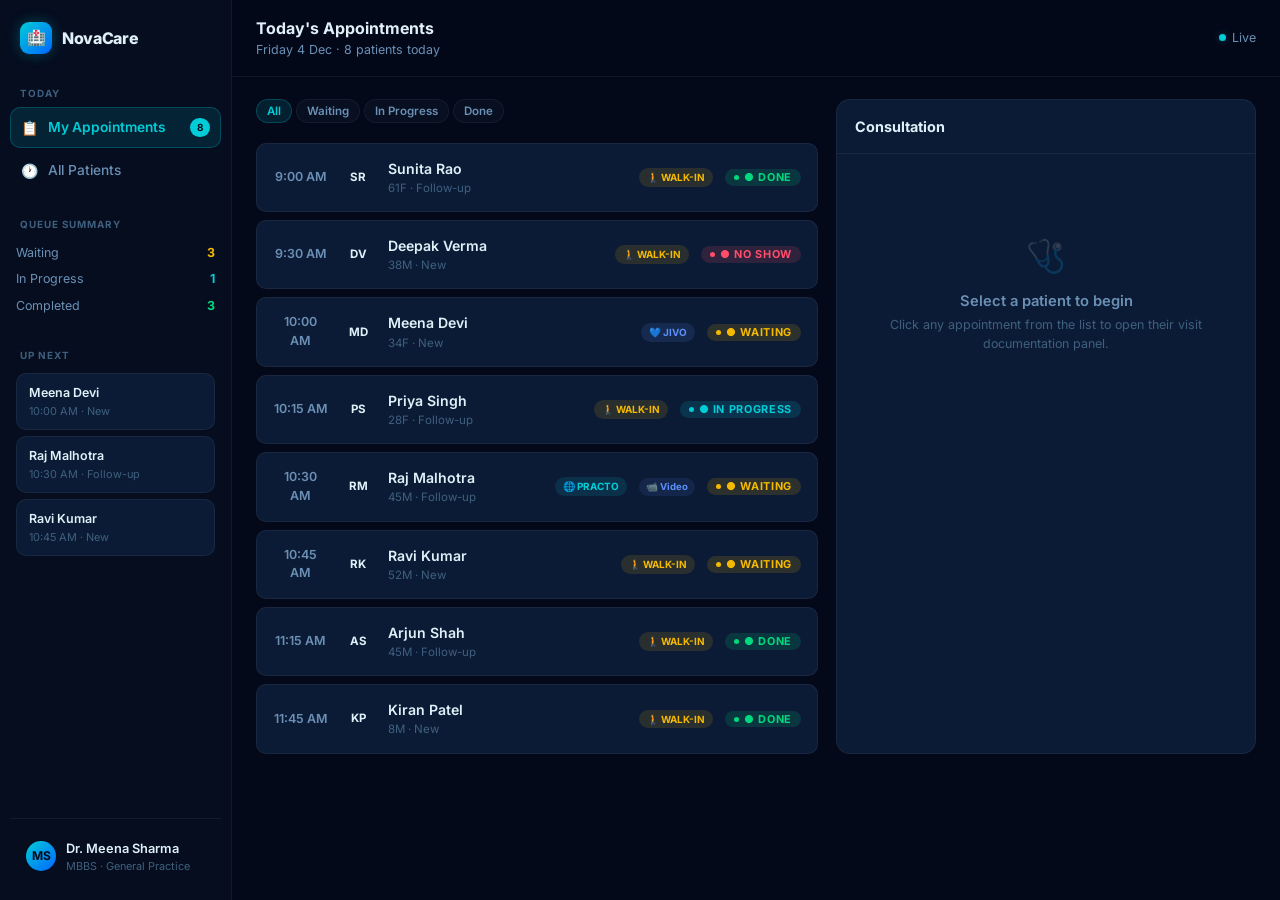
<file: doctor.html>
<!DOCTYPE html>
<html lang="en">
<head>
  <meta charset="UTF-8" />
  <meta name="viewport" content="width=device-width, initial-scale=1.0" />
  <title>NovaCare — Doctor Dashboard</title>
  <link rel="stylesheet" href="styles.css" />
  <style>
    /* ── Appointment cards ── */
    .apt-card {
      display: flex; align-items: center; gap: 12px;
      padding: 14px 16px; background: var(--bg-card); border: 1px solid var(--border);
      border-radius: var(--r-md); cursor: pointer; transition: all 0.15s ease;
    }
    .apt-card:hover { border-color: var(--border-hover); background: var(--bg-hover); }
    .apt-card.selected { border-color: var(--accent-border); background: var(--accent-dim); }
    .apt-time { font-size: 0.78rem; font-weight: 600; color: var(--text-2); width: 55px; flex-shrink: 0; text-align: center; }
    .apt-info { flex: 1; min-width: 0; }
    .apt-name { font-size: 0.88rem; font-weight: 600; color: var(--text-1); }
    .apt-meta { font-size: 0.72rem; color: var(--text-3); margin-top: 1px; }

    .source-badge { display: inline-flex; align-items: center; gap: 4px; padding: 2px 8px; border-radius: var(--r-full); font-size: 0.62rem; font-weight: 700; text-transform: uppercase; }
    .source-walkin { background: rgba(245,186,0,0.12); color: var(--warning); }
    .source-practo { background: rgba(0,205,216,0.12); color: var(--accent); }
    .source-jivo { background: rgba(91,143,249,0.12); color: var(--info); }
    .source-other { background: rgba(123,143,236,0.12); color: var(--s-booked); }
    .mode-badge { display: inline-flex; align-items: center; gap: 3px; padding: 2px 7px; border-radius: var(--r-full); font-size: 0.6rem; font-weight: 700; }
    .mode-clinic { background: rgba(0,217,126,0.1); color: var(--success); }
    .mode-video { background: rgba(91,143,249,0.1); color: var(--info); }

    /* ── Consult Panel ── */
    .consult-panel { flex: 0 0 420px; background: var(--bg-card); border: 1px solid var(--border); border-radius: var(--r-lg); overflow: hidden; display: flex; flex-direction: column; max-height: calc(100vh - 130px); }
    .consult-header { padding: 16px 18px; border-bottom: 1px solid var(--border); display: flex; align-items: center; justify-content: space-between; flex-shrink: 0; }
    .consult-body { flex: 1; overflow-y: auto; padding: 18px; display: flex; flex-direction: column; gap: 14px; }
    .consult-footer { padding: 12px 18px; border-top: 1px solid var(--border); flex-shrink: 0; }

    /* ── Visit form ── */
    .rx-section { background: var(--bg-surface); border: 1px solid var(--border); border-radius: var(--r-md); padding: 12px; }
    .rx-title { font-size: 0.68rem; font-weight: 700; text-transform: uppercase; letter-spacing: 0.06em; color: var(--text-3); margin-bottom: 8px; }

    /* ── History panel ── */
    .history-item { padding: 12px; background: var(--bg-surface); border: 1px solid var(--border); border-radius: var(--r-md); margin-bottom: 8px; }
    .history-date { font-size: 0.72rem; color: var(--text-3); }
    .history-complaint { font-size: 0.82rem; font-weight: 600; color: var(--text-1); margin-top: 4px; }
    .history-rx { font-size: 0.78rem; color: var(--text-2); margin-top: 4px; }

    /* Layout */
    .content-split { display: flex; gap: 18px; }
    .content-main { flex: 1; min-width: 0; display: flex; flex-direction: column; gap: 8px; }

    /* Queue summary */
    .queue-summary { display: grid; grid-template-columns: repeat(4,1fr); gap: 8px; margin-bottom: 16px; }
    .qs-card { background: var(--bg-card); border: 1px solid var(--border); border-radius: var(--r-md); padding: 10px 12px; text-align: center; }
    .qs-val { font-size: 1.1rem; font-weight: 800; }
    .qs-label { font-size: 0.6rem; color: var(--text-3); text-transform: uppercase; letter-spacing: 0.05em; margin-top: 2px; }

    /* Filter pills */
    .filter-pills { display: flex; gap: 4px; flex-wrap: wrap; margin-bottom: 12px; }
    .filter-pill { padding: 4px 10px; border-radius: var(--r-full); font-size: 0.72rem; font-weight: 600; background: var(--bg-input); border: 1px solid var(--border); color: var(--text-2); cursor: pointer; }
    .filter-pill:hover { border-color: var(--border-hover); }
    .filter-pill.active { background: var(--accent-dim); border-color: var(--accent-border); color: var(--accent); }

    /* Upcoming sidebar */
    .upcoming-card { background: var(--bg-card); border: 1px solid var(--border); border-radius: var(--r-md); padding: 10px 12px; margin-bottom: 6px; }
    .upcoming-name { font-size: 0.78rem; font-weight: 600; color: var(--text-1); }
    .upcoming-time { font-size: 0.68rem; color: var(--text-3); }

    /* Video call banner */
    .video-banner {
      display: flex; align-items: center; gap: 10px; padding: 12px 16px;
      background: rgba(91,143,249,0.08); border: 1px solid rgba(91,143,249,0.2);
      border-radius: var(--r-md); margin-bottom: 10px;
    }
  </style>
</head>
<body>

<div class="app-layout">

  <!-- Sidebar -->
  <aside class="sidebar">
    <div class="sidebar-logo">
      <div class="sidebar-logo-icon">🏥</div>
      <span class="sidebar-logo-text">NovaCare</span>
    </div>

    <div class="nav-section">
      <div class="nav-section-label">Today</div>
      <div class="nav-item active">
        <span class="nav-item-icon">📋</span> My Appointments
        <span class="nav-badge" id="apt-count">8</span>
      </div>
      <div class="nav-item">
        <span class="nav-item-icon">🕐</span> All Patients
      </div>
    </div>

    <div class="nav-section" style="margin-top:8px;">
      <div class="nav-section-label">Queue Summary</div>
      <div style="padding:6px;display:flex;flex-direction:column;gap:8px;">
        <div style="display:flex;align-items:center;justify-content:space-between;font-size:0.78rem;">
          <span style="color:var(--text-2);">Waiting</span><span style="font-weight:700;color:var(--warning);" id="sb-waiting">3</span>
        </div>
        <div style="display:flex;align-items:center;justify-content:space-between;font-size:0.78rem;">
          <span style="color:var(--text-2);">In Progress</span><span style="font-weight:700;color:var(--s-progress);" id="sb-progress">1</span>
        </div>
        <div style="display:flex;align-items:center;justify-content:space-between;font-size:0.78rem;">
          <span style="color:var(--text-2);">Completed</span><span style="font-weight:700;color:var(--success);" id="sb-done">3</span>
        </div>
      </div>
    </div>

    <!-- Upcoming next -->
    <div class="nav-section" style="margin-top:8px;">
      <div class="nav-section-label">Up Next</div>
      <div id="upcoming-list" style="padding:4px 6px;">
        <!-- Rendered by JS -->
      </div>
    </div>

    <div class="sidebar-footer">
      <div class="sidebar-user">
        <div class="sidebar-avatar" style="background:linear-gradient(135deg,var(--accent),#0066FF);">MS</div>
        <div>
          <div class="sidebar-user-name">Dr. Meena Sharma</div>
          <div class="sidebar-user-role">MBBS · General Practice</div>
        </div>
      </div>
    </div>
  </aside>

  <!-- Main -->
  <div class="main-content">
    <div class="main-header">
      <div>
        <div class="main-header-title">Today's Appointments</div>
        <div class="main-header-sub" id="header-sub">Loading…</div>
      </div>
      <div style="display:flex;gap:8px;align-items:center;">
        <div style="display:flex;align-items:center;gap:6px;font-size:0.78rem;color:var(--text-2);">
          <div class="notif-dot"></div> Live
        </div>
      </div>
    </div>

    <div class="main-body">
      <div class="content-split">
        <!-- Appointment list -->
        <div class="content-main">
          <div class="filter-pills" id="filter-pills">
            <button class="filter-pill active" onclick="filterApt('all',this)">All</button>
            <button class="filter-pill" onclick="filterApt('arrived',this)">Waiting</button>
            <button class="filter-pill" onclick="filterApt('in-progress',this)">In Progress</button>
            <button class="filter-pill" onclick="filterApt('completed',this)">Done</button>
          </div>

          <div id="apt-list" style="display:flex;flex-direction:column;gap:8px;">
            <!-- Rendered by JS -->
          </div>
        </div>

        <!-- Consult panel -->
        <div class="consult-panel" id="consult-panel">
          <div class="consult-header">
            <div style="font-size:0.9rem;font-weight:700;">Consultation</div>
            <div id="consult-status"></div>
          </div>
          <div class="consult-body" id="consult-body">
            <div style="text-align:center;padding:60px 20px;color:var(--text-3);">
              <div style="font-size:2rem;margin-bottom:10px;opacity:0.2;">🩺</div>
              <div style="font-size:0.92rem;font-weight:600;color:var(--text-2);">Select a patient to begin</div>
              <div style="font-size:0.78rem;margin-top:4px;">Click any appointment from the list to open their visit documentation panel.</div>
            </div>
          </div>
        </div>
      </div>
    </div>
  </div>
</div>

<div class="toast-wrap" id="toast-wrap"></div>

<script>
const appointments = [
  { id:1, name:'Sunita Rao',   age:'61F', type:'Follow-up', time:'9:00 AM',  source:'walkin', mode:'in-clinic', status:'completed', chief:'Diabetes follow-up', dx:'T2DM controlled', rx:'Metformin 500mg BD', notes:'HbA1c: 6.8' },
  { id:2, name:'Deepak Verma', age:'38M', type:'New',       time:'9:30 AM',  source:'walkin', mode:'in-clinic', status:'no-show', chief:'', dx:'', rx:'', notes:'' },
  { id:3, name:'Meena Devi',   age:'34F', type:'New',       time:'10:00 AM', source:'jivo',   mode:'in-clinic', status:'arrived', chief:'', dx:'', rx:'', notes:'' },
  { id:4, name:'Priya Singh',  age:'28F', type:'Follow-up', time:'10:15 AM', source:'walkin', mode:'in-clinic', status:'in-progress', chief:'Skin rash persistent', dx:'', rx:'', notes:'' },
  { id:5, name:'Raj Malhotra', age:'45M', type:'Follow-up', time:'10:30 AM', source:'practo', mode:'video',     status:'arrived', chief:'', dx:'', rx:'', notes:'' },
  { id:6, name:'Ravi Kumar',   age:'52M', type:'New',       time:'10:45 AM', source:'walkin', mode:'in-clinic', status:'arrived', chief:'', dx:'', rx:'', notes:'' },
  { id:7, name:'Arjun Shah',   age:'45M', type:'Follow-up', time:'11:15 AM', source:'walkin', mode:'in-clinic', status:'completed', chief:'Hypertension check', dx:'HTN Stage I', rx:'Amlodipine 5mg OD', notes:'BP: 138/88' },
  { id:8, name:'Kiran Patel',  age:'8M',  type:'New',       time:'11:45 AM', source:'walkin', mode:'in-clinic', status:'completed', chief:'Fever & cold', dx:'URTI', rx:'Paracetamol syrup, Cetirizine drops', notes:'Temp: 101°F' },
];

const patientHistory = {
  'Sunita Rao': [
    { date:'28 Mar 2026', complaint:'Diabetes check', rx:'Metformin 500mg BD, Glimep 1mg' },
    { date:'15 Feb 2026', complaint:'Weakness, fatigue', rx:'Metformin 500mg BD, B12 supplement' },
  ],
  'Priya Singh': [
    { date:'22 Mar 2026', complaint:'Initial rash onset', rx:'Cetrizine 10mg, Clobetasol cream' },
  ],
  'Arjun Shah': [
    { date:'1 Mar 2026', complaint:'BP monitoring', rx:'Amlodipine 5mg OD' },
  ],
};

let currentFilter = 'all';
let selectedId = null;

const statusMap = {
  'scheduled':   { label:'Scheduled',  badge:'badge-booked' },
  'arrived':     { label:'Waiting',    badge:'badge-arrived' },
  'in-progress': { label:'In Progress',badge:'badge-progress' },
  'completed':   { label:'Done',       badge:'badge-done' },
  'no-show':     { label:'No Show',    badge:'badge-noshow' },
};
const sourceMap = {
  'walkin': { label:'Walk-in', badge:'source-walkin', icon:'🚶' },
  'practo': { label:'Practo',  badge:'source-practo', icon:'🌐' },
  'jivo':   { label:'Jivo',    badge:'source-jivo',   icon:'💙' },
  'other':  { label:'Phone',   badge:'source-other',  icon:'📞' },
};

function init() {
  const d = new Date();
  document.getElementById('header-sub').textContent =
    d.toLocaleDateString('en-IN',{weekday:'long',day:'numeric',month:'short'}) + ' · ' + appointments.length + ' patients today';
  render();
  renderUpcoming();
  updateSidebarCounts();
}

function render() {
  const list = document.getElementById('apt-list');
  const filtered = appointments.filter(a => currentFilter === 'all' || a.status === currentFilter);

  list.innerHTML = filtered.map(a => {
    const s = statusMap[a.status] || statusMap['scheduled'];
    const src = sourceMap[a.source];
    const isVideo = a.mode === 'video';
    const sel = a.id === selectedId;
    return `
      <div class="apt-card ${sel ? 'selected' : ''}" onclick="selectPatient(${a.id})">
        <div class="apt-time">${a.time}</div>
        <div class="patient-avatar ${src.badge.replace('source-','av-')}" style="width:36px;height:36px;font-size:0.72rem;">
          ${a.name.split(' ').map(w=>w[0]).join('').slice(0,2)}
        </div>
        <div class="apt-info">
          <div class="apt-name">${a.name}</div>
          <div class="apt-meta">${a.age} · ${a.type}</div>
        </div>
        <span class="source-badge ${src.badge}">${src.icon} ${src.label}</span>
        ${isVideo ? '<span class="mode-badge mode-video">📹 Video</span>' : ''}
        <span class="badge ${s.badge}">● ${s.label}</span>
      </div>`;
  }).join('');
}

function renderUpcoming() {
  const next = appointments.filter(a => a.status === 'arrived' || a.status === 'scheduled').slice(0, 3);
  document.getElementById('upcoming-list').innerHTML = next.length ? next.map(a => `
    <div class="upcoming-card">
      <div class="upcoming-name">${a.name}</div>
      <div class="upcoming-time">${a.time} · ${a.type}</div>
    </div>
  `).join('') : '<div style="font-size:0.78rem;color:var(--text-3);padding:8px 0;">No patients waiting</div>';
}

function updateSidebarCounts() {
  document.getElementById('sb-waiting').textContent = appointments.filter(a => a.status === 'arrived').length;
  document.getElementById('sb-progress').textContent = appointments.filter(a => a.status === 'in-progress').length;
  document.getElementById('sb-done').textContent = appointments.filter(a => a.status === 'completed').length;
}

function filterApt(f, btn) {
  currentFilter = f;
  document.querySelectorAll('.filter-pill').forEach(p => p.classList.remove('active'));
  btn.classList.add('active');
  render();
}

function selectPatient(id) {
  selectedId = id;
  render();
  const a = appointments.find(x => x.id === id);
  if (!a) return;

  const s = statusMap[a.status];
  const src = sourceMap[a.source];
  const history = patientHistory[a.name] || [];
  const isVideo = a.mode === 'video';

  document.getElementById('consult-status').innerHTML = `<span class="badge ${s.badge}">● ${s.label}</span>`;

  const body = document.getElementById('consult-body');

  // Video banner
  const videoBanner = isVideo && (a.status === 'arrived' || a.status === 'in-progress') ? `
    <div class="video-banner">
      <span style="font-size:1.2rem;">📹</span>
      <div style="flex:1;">
        <div style="font-size:0.82rem;font-weight:600;color:var(--info);">Video Consultation</div>
        <div style="font-size:0.72rem;color:var(--text-2);">Patient is waiting for video call</div>
      </div>
      <button class="btn btn-primary btn-sm" onclick="toast('Launching video call…','info')">Join Call →</button>
    </div>` : '';

  // Patient info
  const patientInfo = `
    <div style="display:flex;align-items:center;gap:12px;">
      <div class="patient-avatar av-teal" style="width:48px;height:48px;font-size:0.92rem;">
        ${a.name.split(' ').map(w=>w[0]).join('').slice(0,2)}
      </div>
      <div style="flex:1;">
        <div style="font-size:1rem;font-weight:700;">${a.name}</div>
        <div style="font-size:0.78rem;color:var(--text-2);">${a.age} · ${a.type} · ${a.time}</div>
      </div>
    </div>
    <div style="display:flex;gap:6px;">
      <span class="source-badge ${src.badge}">${src.icon} ${src.label}</span>
      ${isVideo ? '<span class="mode-badge mode-video">📹 Video</span>' : '<span class="mode-badge mode-clinic">🏥 In-Clinic</span>'}
    </div>`;

  // Status actions
  let actions = '';
  if (a.status === 'arrived') {
    actions = `<button class="btn btn-primary btn-sm w-full" onclick="startConsult(${a.id})">▶ Start Consultation</button>`;
  } else if (a.status === 'completed' || a.status === 'no-show') {
    actions = `<div style="font-size:0.78rem;color:${a.status === 'completed' ? 'var(--success)' : 'var(--error)'};font-weight:600;text-align:center;padding:8px;">${a.status === 'completed' ? '✓ Visit completed' : '✕ Patient did not show'}</div>`;
  }

  // Visit form (for in-progress)
  let visitForm = '';
  if (a.status === 'in-progress') {
    visitForm = `
      <div class="rx-section">
        <div class="rx-title">Chief Complaint</div>
        <input class="form-input" type="text" id="v-chief" value="${a.chief}" placeholder="e.g. Fever, headache for 2 days" />
      </div>
      <div class="rx-section">
        <div class="rx-title">Diagnosis</div>
        <input class="form-input" type="text" id="v-dx" value="${a.dx}" placeholder="e.g. Acute URTI" />
      </div>
      <div class="rx-section">
        <div class="rx-title">Prescription (Rx)</div>
        <textarea class="form-input" id="v-rx" rows="3" placeholder="e.g. Tab Paracetamol 500mg TDS x 3 days">${a.rx}</textarea>
        ${history.length ? `<button class="btn btn-ghost btn-sm" style="margin-top:6px;" onclick="cloneRx(${a.id})">📋 Clone Last Rx</button>` : ''}
      </div>
      <div class="rx-section">
        <div class="rx-title">Notes</div>
        <textarea class="form-input" id="v-notes" rows="2" placeholder="Vitals, lab orders, follow-up advice…">${a.notes}</textarea>
      </div>`;
    actions = `<button class="btn btn-success w-full" onclick="completeVisit(${a.id})">✓ Complete Visit & Send to Billing</button>`;
  }

  // Patient history
  let historyHtml = '';
  if (history.length) {
    historyHtml = `
      <div style="margin-top:4px;">
        <div class="rx-title" style="margin-bottom:8px;">Patient History</div>
        ${history.map(h => `
          <div class="history-item">
            <div class="history-date">${h.date}</div>
            <div class="history-complaint">${h.complaint}</div>
            <div class="history-rx">Rx: ${h.rx}</div>
          </div>
        `).join('')}
      </div>`;
  }

  body.innerHTML = videoBanner + patientInfo + '<div class="divider"></div>' + visitForm + historyHtml + (actions ? `<div style="margin-top:auto;padding-top:8px;">${actions}</div>` : '');
}

function startConsult(id) {
  const a = appointments.find(x => x.id === id);
  if (a) { a.status = 'in-progress'; toast(`Consultation started for ${a.name}`, 'success'); render(); renderUpcoming(); updateSidebarCounts(); selectPatient(id); }
}

function completeVisit(id) {
  const a = appointments.find(x => x.id === id);
  if (!a) return;
  a.chief = document.getElementById('v-chief')?.value || a.chief;
  a.dx = document.getElementById('v-dx')?.value || a.dx;
  a.rx = document.getElementById('v-rx')?.value || a.rx;
  a.notes = document.getElementById('v-notes')?.value || a.notes;
  a.status = 'completed';
  toast(`${a.name}'s visit completed → sent to billing`, 'success');
  render(); renderUpcoming(); updateSidebarCounts(); selectPatient(id);
}

function cloneRx(id) {
  const a = appointments.find(x => x.id === id);
  if (!a) return;
  const h = patientHistory[a.name];
  if (h && h.length) {
    document.getElementById('v-rx').value = h[0].rx;
    toast('Last prescription cloned', 'info');
  }
}

function toast(msg, type = 'info') {
  const wrap = document.getElementById('toast-wrap');
  const t = document.createElement('div');
  const icons = { success:'✓', error:'✕', info:'ℹ', warning:'⚠' };
  t.className = `toast toast-${type}`;
  t.innerHTML = `<span>${icons[type]||'ℹ'}</span> ${msg}`;
  wrap.appendChild(t);
  setTimeout(() => t.remove(), 3500);
}

init();
</script>
</body>
</html>
</file>
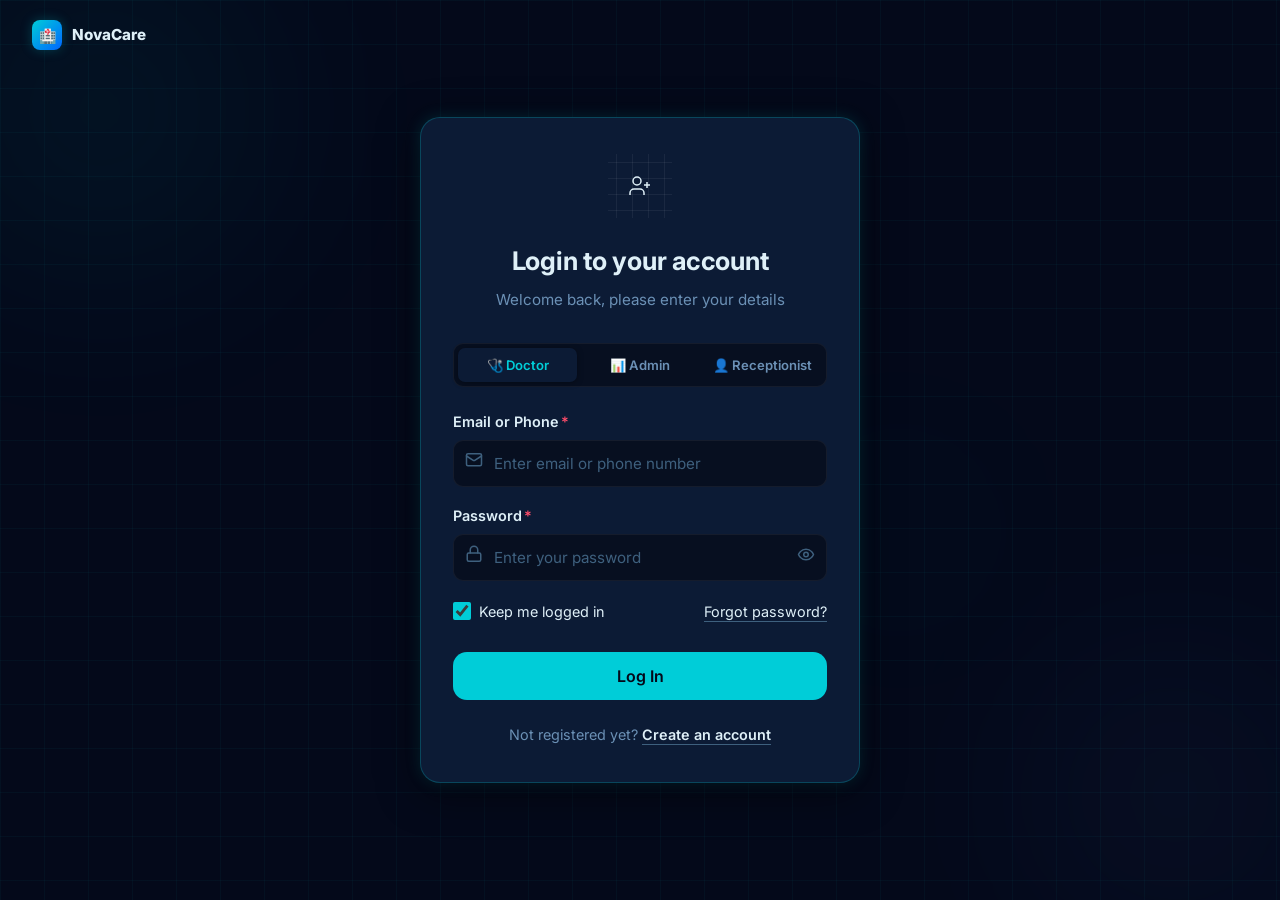
<file: login.html>
<!DOCTYPE html>
<html lang="en">
<head>
  <meta charset="UTF-8" />
  <meta name="viewport" content="width=device-width, initial-scale=1.0" />
  <title>NovaCare — Sign In</title>
  <meta name="description" content="Sign in to NovaCare clinic management platform as a Doctor, Admin, or Receptionist." />
  <link rel="stylesheet" href="styles.css" />
  <style>
    .login-blob1 { width: 500px; height: 500px; background: radial-gradient(circle, rgba(0,205,216,0.16), transparent 70%); top: -140px; left: -150px; }
    .login-blob2 { width: 450px; height: 450px; background: radial-gradient(circle, rgba(91,143,249,0.12), transparent 70%); bottom: -120px; right: -120px; }
    .login-blob3 { width: 250px; height: 250px; background: radial-gradient(circle, rgba(0,205,216,0.08), transparent 70%); top: 45%; right: 20%; }

    .login-card { max-width: 440px; }

    /* Form Overrides to match design */
    .form-label {
      text-transform: none;
      font-size: 0.9rem;
      font-weight: 600;
      color: var(--text-1);
      letter-spacing: normal;
    }
    .form-label .req { color: var(--error); margin-left: 2px; }
    .form-input {
      padding-top: 13px; padding-bottom: 13px;
      font-size: 0.95rem;
    }

    /* Icon Overrides */
    .action-icon {
      position: absolute;
      right: 12px;
      top: 50%;
      transform: translateY(-50%);
      color: var(--text-3);
      cursor: pointer;
      font-size: 18px;
    }
    .action-icon:hover { color: var(--text-1); }

    /* Grid User Icon */
    .wireframe-logo-container {
      display: flex; justify-content: center; margin-bottom: 24px;
    }
    .user-icon-grid {
      position: relative; width: 64px; height: 64px;
      display: flex; align-items: center; justify-content: center;
      color: var(--text-1);
    }
    .user-icon-grid::before {
      content: ''; position: absolute; inset: 0;
      background-image:
        linear-gradient(rgba(255,255,255,0.06) 1px, transparent 1px),
        linear-gradient(90deg, rgba(255,255,255,0.06) 1px, transparent 1px);
      background-size: 16px 16px;
      background-position: center;
      z-index: 0;
    }
    .user-icon-grid svg { position: relative; z-index: 1; width: 24px; height: 24px; stroke: currentColor; stroke-width: 1.5; fill: none; }

    /* Typography */
    .auth-title { text-align: center; font-size: 1.6rem; font-weight: 700; color: var(--text-1); margin-bottom: 8px; letter-spacing: -0.01em; }
    .auth-subtitle { text-align: center; font-size: 0.95rem; color: var(--text-2); margin-bottom: 32px; line-height: 1.5; }

    /* Checkbox */
    .check-row { display: flex; align-items: center; gap: 8px; font-size: 0.9rem; color: var(--text-1); cursor: pointer; }
    .check-row input[type="checkbox"] { width: 18px; height: 18px; accent-color: var(--accent); cursor: pointer; }
    
    /* Links */
    .auth-link { font-size: 0.9rem; color: var(--text-1); text-decoration: underline; text-decoration-color: var(--text-3); text-underline-offset: 4px; transition: color var(--t-fast); }
    .auth-link:hover { color: var(--accent); text-decoration-color: var(--accent); }

    .bottom-nav { text-align: center; margin-top: 24px; font-size: 0.9rem; color: var(--text-2); }
    .bottom-nav a { font-weight: 600; color: var(--text-1); text-decoration: underline; text-decoration-color: var(--text-3); text-underline-offset: 4px; transition: color var(--t-fast); }
    .bottom-nav a:hover { color: var(--accent); text-decoration-color: var(--accent); }

    /* Role Tabs - subtle positioning */
    .role-tabs { display: flex; background: var(--bg-input); border: 1px solid var(--border); border-radius: var(--r-md); padding: 4px; gap: 3px; margin-bottom: 24px; }
    .role-tab {
      flex: 1; display: flex; align-items: center; justify-content: center; gap: 7px;
      padding: 9px 8px; border-radius: calc(var(--r-md) - 3px);
      font-size: 0.82rem; font-weight: 600; cursor: pointer;
      color: var(--text-2); transition: all 0.2s ease; border: none; background: none; font-family: inherit;
    }
    .role-tab:hover { color: var(--text-1); background: rgba(255,255,255,0.04); }
    .role-tab.active { background: var(--bg-card); color: var(--text-1); box-shadow: var(--shadow-sm); }
    .role-tab.active.tab-doctor { color: var(--accent); }
    .role-tab.active.tab-admin { color: var(--info); }
    .role-tab.active.tab-recept { color: var(--warning); }

    /* Dynamic accent override */
    .theme-doctor .login-card { border-color: var(--accent-border); }
    .theme-doctor .btn-primary { background: var(--accent); }
    .theme-doctor .btn-primary:hover { background: var(--accent-light); box-shadow: 0 0 20px rgba(0,205,216,0.2); }

    .theme-admin .login-card { border-color: rgba(91,143,249,0.24); box-shadow: var(--shadow-lg), 0 0 30px rgba(91,143,249,0.15); }
    .theme-admin .btn-primary { background: var(--info); }
    .theme-admin .btn-primary:hover { background: #7AABFF; box-shadow: 0 0 20px rgba(91,143,249,0.4); }
    .theme-admin .form-input:focus { border-color: var(--info); box-shadow: 0 0 0 3px rgba(91,143,249,0.12); }

    .theme-recept .login-card { border-color: rgba(245,186,0,0.24); box-shadow: var(--shadow-lg), 0 0 30px rgba(245,186,0,0.12); }
    .theme-recept .btn-primary { background: var(--warning); color: var(--bg-base); }
    .theme-recept .btn-primary:hover { background: #FFD030; box-shadow: 0 0 20px rgba(245,186,0,0.4); }
    .theme-recept .form-input:focus { border-color: var(--warning); box-shadow: 0 0 0 3px rgba(245,186,0,0.12); }

    /* Error */
    .field-error { font-size: 0.72rem; color: var(--error); margin-top: 4px; display: none; }
    .field-error.show { display: block; }
    
    .nav-logo { position: absolute; top: 20px; left: 32px; display: flex; align-items: center; gap: 10px; text-decoration: none; z-index: 10; }
    .nav-logo-icon { width: 30px; height: 30px; background: linear-gradient(135deg, var(--accent), #0066FF); border-radius: 8px; display: flex; align-items: center; justify-content: center; font-size: 14px; box-shadow: 0 0 12px rgba(0,205,216,0.25); }
    .nav-logo-text { font-size: 0.95rem; font-weight: 800; color: var(--text-1); }

    .otp-box { width: 44px; height: 50px; text-align: center; font-size: 1.25rem; font-weight: 700; padding: 0; background: var(--bg-card); transition: border-color var(--t-fast); }
    .otp-box:focus { border-color: var(--accent); }

  </style>
</head>
<body>

<div class="login-page theme-doctor" id="login-page">
  <div class="login-bg-grid"></div>
  <div class="login-blob login-blob1"></div>
  <div class="login-blob login-blob2"></div>
  <div class="login-blob login-blob3"></div>

  <!-- Top nav -->
  <a href="index.html" class="nav-logo">
    <div class="nav-logo-icon">🏥</div>
    <span class="nav-logo-text">NovaCare</span>
  </a>

  <div class="login-card animate-in">
    
    <!-- Shared Header Element (Grid User Icon) -->
    <div class="wireframe-logo-container">
      <div class="user-icon-grid">
        <svg xmlns="http://www.w3.org/2000/svg" viewBox="0 0 24 24">
          <path d="M16 21v-2a4 4 0 0 0-4-4H6a4 4 0 0 0-4 4v2" />
          <circle cx="9" cy="7" r="4" />
          <line x1="19" y1="8" x2="19" y2="14" stroke="currentColor"/>
          <line x1="22" y1="11" x2="16" y2="11" stroke="currentColor"/>
        </svg>
      </div>
    </div>

    <!-- ═════════════════ LOGIN VIEW ═════════════════ -->
    <div id="view-login">
      <h2 class="auth-title">Login to your account</h2>
      <p class="auth-subtitle">Welcome back, please enter your details</p>
      
      <!-- Role Tabs (Preserved for functionality) -->
      <div class="role-tabs">
        <button class="role-tab tab-doctor active" onclick="switchRole('doctor')">🩺 Doctor</button>
        <button class="role-tab tab-admin" onclick="switchRole('admin')">📊 Admin</button>
        <button class="role-tab tab-recept" onclick="switchRole('recept')">👤 Receptionist</button>
      </div>

      <form onsubmit="handleLogin(event)" style="display:flex;flex-direction:column;gap:18px;">
        <div class="form-group">
          <label class="form-label">Email or Phone<span class="req">*</span></label>
          <div class="input-wrap">
            <span class="input-icon">
              <!-- Mail Lucide Icon -->
              <svg width="18" height="18" viewBox="0 0 24 24" fill="none" stroke="currentColor" stroke-width="2" stroke-linecap="round" stroke-linejoin="round"><rect x="2" y="4" width="20" height="16" rx="2" ry="2"></rect><path d="m22 7-8.97 5.7a1.94 1.94 0 0 1-2.06 0L2 7"></path></svg>
            </span>
            <input class="form-input has-icon" type="text" id="login-email" placeholder="Enter email or phone number" required />
          </div>
          <div class="field-error" id="err-email">Please enter a valid email or phone</div>
        </div>

        <div class="form-group">
          <label class="form-label">Password<span class="req">*</span></label>
          <div class="input-wrap">
            <span class="input-icon">
              <!-- Lock Lucide Icon -->
              <svg width="18" height="18" viewBox="0 0 24 24" fill="none" stroke="currentColor" stroke-width="2" stroke-linecap="round" stroke-linejoin="round"><rect x="3" y="11" width="18" height="11" rx="2" ry="2"></rect><path d="M7 11V7a5 5 0 0 1 10 0v4"></path></svg>
            </span>
            <input class="form-input has-icon" type="password" id="login-pass" placeholder="Enter your password" required minlength="6" />
            <span class="action-icon" onclick="togglePass('login-pass')">
              <!-- Eye Lucide Icon -->
              <svg width="18" height="18" viewBox="0 0 24 24" fill="none" stroke="currentColor" stroke-width="2" stroke-linecap="round" stroke-linejoin="round"><path d="M2 12s3-7 10-7 10 7 10 7-3 7-10 7-10-7-10-7Z"></path><circle cx="12" cy="12" r="3"></circle></svg>
            </span>
          </div>
          <div class="field-error" id="err-pass">Password must be at least 6 characters</div>
        </div>

        <div style="display:flex;align-items:center;justify-content:space-between;margin-top:2px;">
          <label class="check-row">
            <input type="checkbox" checked /> Keep me logged in
          </label>
          <a href="javascript:void(0)" class="auth-link" onclick="toggleView('forgot')">Forgot password?</a>
        </div>

        <button type="submit" class="btn btn-primary btn-lg w-full" style="margin-top:12px; font-size:1rem; padding:16px;" id="login-btn">
          Log In
        </button>
      </form>

      <!-- Verification notice (doctor only) -->
      <div id="verify-notice" class="hidden" style="margin-top:14px;padding:12px;background:rgba(245,186,0,0.08);border:1px solid rgba(245,186,0,0.2);border-radius:var(--r-md);font-size:0.78rem;color:var(--warning);">
        ⚠ Your account is pending document verification. You'll be redirected.
      </div>

      <div class="bottom-nav">
        Not registered yet? <a href="register.html">Create an account</a>
      </div>
    </div>
    
    <!-- ═════════════════ FORGOT PASSWORD VIEW ═════════════════ -->
    <div id="view-forgot" class="hidden">
      <h2 class="auth-title">Forgot Password</h2>
      <p class="auth-subtitle">Don't worry it occurs. Please enter the email address/phone no. linked with your account.</p>

      <form onsubmit="handleForgot(event)" style="display:flex;flex-direction:column;gap:18px;">
        <div class="form-group">
          <label class="form-label">Email or Phone<span class="req">*</span></label>
          <div class="input-wrap">
            <span class="input-icon">
              <svg width="18" height="18" viewBox="0 0 24 24" fill="none" stroke="currentColor" stroke-width="2" stroke-linecap="round" stroke-linejoin="round"><rect x="2" y="4" width="20" height="16" rx="2" ry="2"></rect><path d="m22 7-8.97 5.7a1.94 1.94 0 0 1-2.06 0L2 7"></path></svg>
            </span>
            <input class="form-input has-icon" type="text" id="forgot-email" placeholder="Enter email or phone number" required />
          </div>
        </div>

        <button type="submit" class="btn btn-primary btn-lg w-full" style="margin-top:12px; font-size:1rem; padding:16px;">
          Send Code
        </button>
      </form>

      <div class="bottom-nav">
        Back to <a href="javascript:void(0)" onclick="toggleView('login')">Login</a>
      </div>
    </div>

    <!-- ═════════════════ OTP VERIFICATION VIEW ═════════════════ -->
    <div id="view-otp" class="hidden">
      <h2 class="auth-title">OTP Verification</h2>
      <p class="auth-subtitle">Enter the verification code we just sent on your email address/ phone number.</p>

      <div style="text-align:center; font-size: 0.9rem; margin-bottom: 24px;">
        <span style="color:var(--text-3)">OTP sent to:</span> <strong id="otp-display-email" style="color:var(--text-1)"></strong>
        <div style="margin-top:6px;">
          <a href="javascript:void(0)" class="auth-link" onclick="toggleView('forgot')" style="font-size:0.85rem;">Change Number / Email</a>
        </div>
      </div>

      <form onsubmit="handleVerifyOTP(event)" style="display:flex;flex-direction:column;gap:18px;">
        <div class="form-group">
          <label class="form-label">Email OTP<span class="req">*</span></label>
          <div style="display:flex; gap: 8px; justify-content: space-between;" id="otp-inputs">
            <input type="text" class="form-input otp-box" maxlength="1" required />
            <input type="text" class="form-input otp-box" maxlength="1" required />
            <input type="text" class="form-input otp-box" maxlength="1" required />
            <input type="text" class="form-input otp-box" maxlength="1" required />
            <input type="text" class="form-input otp-box" maxlength="1" required />
            <input type="text" class="form-input otp-box" maxlength="1" required />
          </div>
        </div>

        <div style="text-align:center; font-size:0.9rem; color:var(--text-2); margin-top: -6px;">
          Resend OTP in <strong style="color:var(--text-1)">25s</strong>
        </div>

        <button type="submit" class="btn btn-primary btn-lg w-full" style="margin-top:12px; font-size:1rem; padding:16px;">
          Verify
        </button>
      </form>

      <div class="bottom-nav">
        Back to <a href="javascript:void(0)" onclick="toggleView('login')">Login</a>
      </div>
    </div>

    <!-- ═════════════════ NEW PASSWORD VIEW ═════════════════ -->
    <div id="view-reset" class="hidden">
      <h2 class="auth-title">Enter New Password</h2>
      <p class="auth-subtitle" style="max-width:320px; margin-inline:auto;">Your new password must be unique from those previously used.</p>

      <form onsubmit="handleResetPassword(event)" style="display:flex;flex-direction:column;gap:18px;">
        <div class="form-group">
          <label class="form-label">New Password<span class="req">*</span></label>
          <div class="input-wrap">
            <span class="input-icon">
              <svg width="18" height="18" viewBox="0 0 24 24" fill="none" stroke="currentColor" stroke-width="2" stroke-linecap="round" stroke-linejoin="round"><rect x="3" y="11" width="18" height="11" rx="2" ry="2"></rect><path d="M7 11V7a5 5 0 0 1 10 0v4"></path></svg>
            </span>
            <input class="form-input has-icon" type="password" id="reset-pass" placeholder="Create a new password" required minlength="6" />
            <span class="action-icon" onclick="togglePass('reset-pass')">
              <svg width="18" height="18" viewBox="0 0 24 24" fill="none" stroke="currentColor" stroke-width="2" stroke-linecap="round" stroke-linejoin="round"><path d="M2 12s3-7 10-7 10 7 10 7-3 7-10 7-10-7-10-7Z"></path><circle cx="12" cy="12" r="3"></circle></svg>
            </span>
          </div>
        </div>

        <div class="form-group">
          <label class="form-label">Confirm Password<span class="req">*</span></label>
          <div class="input-wrap">
            <span class="input-icon">
              <svg width="18" height="18" viewBox="0 0 24 24" fill="none" stroke="currentColor" stroke-width="2" stroke-linecap="round" stroke-linejoin="round"><rect x="3" y="11" width="18" height="11" rx="2" ry="2"></rect><path d="M7 11V7a5 5 0 0 1 10 0v4"></path></svg>
            </span>
            <input class="form-input has-icon" type="password" id="reset-pass-confirm" placeholder="Enter your confirm password" required minlength="6" />
            <span class="action-icon" onclick="togglePass('reset-pass-confirm')">
              <svg width="18" height="18" viewBox="0 0 24 24" fill="none" stroke="currentColor" stroke-width="2" stroke-linecap="round" stroke-linejoin="round"><path d="M2 12s3-7 10-7 10 7 10 7-3 7-10 7-10-7-10-7Z"></path><circle cx="12" cy="12" r="3"></circle></svg>
            </span>
          </div>
        </div>

        <button type="submit" class="btn btn-primary btn-lg w-full" style="margin-top:12px; font-size:1rem; padding:16px;">
          Reset Password
        </button>
      </form>

      <div class="bottom-nav">
        Back to <a href="javascript:void(0)" onclick="toggleView('login')">Login</a>
      </div>
    </div>

  </div>
</div>

<div class="toast-wrap" id="toast-wrap"></div>

<script>
let currentRole = 'doctor';

const roleConfig = {
  doctor: {
    theme: 'theme-doctor',
    target: 'doctor.html',
    verifyTarget: 'verification.html'
  },
  admin: {
    theme: 'theme-admin',
    target: 'admin.html'
  },
  recept: {
    theme: 'theme-recept',
    target: 'receptionist.html'
  }
};

function switchRole(role) {
  currentRole = role;
  const cfg = roleConfig[role];
  const page = document.getElementById('login-page');

  // Theme
  page.className = `login-page ${cfg.theme}`;

  // Tabs
  document.querySelectorAll('.role-tab').forEach(t => t.classList.remove('active'));
  document.querySelector(`.tab-${role}`).classList.add('active');

  // Verify notice
  document.getElementById('verify-notice').classList.toggle('hidden', role !== 'doctor');
}

function toggleView(view) {
  const views = ['view-login', 'view-forgot', 'view-otp', 'view-reset'];
  views.forEach(v => document.getElementById(v).classList.add('hidden'));
  document.getElementById(`view-${view}`).classList.remove('hidden');
}

function togglePass(id) {
  const passInput = document.getElementById(id);
  if (passInput) {
    passInput.type = passInput.type === 'password' ? 'text' : 'password';
  }
}

// OTP Auto Tab
const otpInputs = document.querySelectorAll('.otp-box');
otpInputs.forEach((input, index) => {
  input.addEventListener('input', (e) => {
    if (e.target.value && index < otpInputs.length - 1) {
      otpInputs[index + 1].focus();
    }
  });
  input.addEventListener('keydown', (e) => {
    if (e.key === 'Backspace' && !e.target.value && index > 0) {
      otpInputs[index - 1].focus();
    }
  });
});

function handleLogin(e) {
  e.preventDefault();
  const val = document.getElementById('login-email').value.trim();
  const pass = document.getElementById('login-pass').value;

  // Basic validation
  let valid = true;
  if (!val) {
    document.getElementById('err-email').classList.add('show');
    valid = false;
  } else {
    document.getElementById('err-email').classList.remove('show');
  }
  if (!pass || pass.length < 6) {
    document.getElementById('err-pass').classList.add('show');
    valid = false;
  } else {
    document.getElementById('err-pass').classList.remove('show');
  }
  if (!valid) return;

  const cfg = roleConfig[currentRole];

  // Simulate: if doctor and "unverified" demo
  if (currentRole === 'doctor' && val.includes('unverified')) {
    toast('Redirecting to verification…', 'warning');
    setTimeout(() => window.location.href = cfg.verifyTarget, 800);
    return;
  }

  toast('Signing in successfully…', 'success');
  setTimeout(() => window.location.href = cfg.target, 600);
}

function handleForgot(e) {
  e.preventDefault();
  const val = document.getElementById('forgot-email').value.trim();
  if(!val) {
     toast('Please enter a valid email or phone.', 'error');
     return;
  }
  document.getElementById('otp-display-email').textContent = val;
  toast(`Recovery code sent to ${val}`, 'success');
  toggleView('otp');
}

function handleVerifyOTP(e) {
  e.preventDefault();
  // check if all boxes have values
  let isValid = true;
  document.querySelectorAll('.otp-box').forEach(input => {
    if(!input.value.trim()) isValid = false;
  });
  
  if(!isValid) {
    toast('Please enter the full 6-digit OTP', 'error');
    return;
  }
  
  toast('OTP verified successfully', 'success');
  toggleView('reset');
}

function handleResetPassword(e) {
  e.preventDefault();
  const pass1 = document.getElementById('reset-pass').value;
  const pass2 = document.getElementById('reset-pass-confirm').value;
  
  if(pass1 !== pass2) {
    toast('Passwords do not match', 'error');
    return;
  }
  
  toast('Password reset successful! Please log in.', 'success');
  setTimeout(() => toggleView('login'), 1500);
}

function toast(msg, type = 'info') {
  const wrap = document.getElementById('toast-wrap');
  const t = document.createElement('div');
  const icons = { success:'✓', error:'✕', info:'ℹ', warning:'⚠' };
  t.className = `toast toast-${type}`;
  t.innerHTML = `<span>${icons[type]||'ℹ'}</span> ${msg}`;
  wrap.appendChild(t);
  setTimeout(() => t.remove(), 3500);
}
</script>
</body>
</html>
</file>
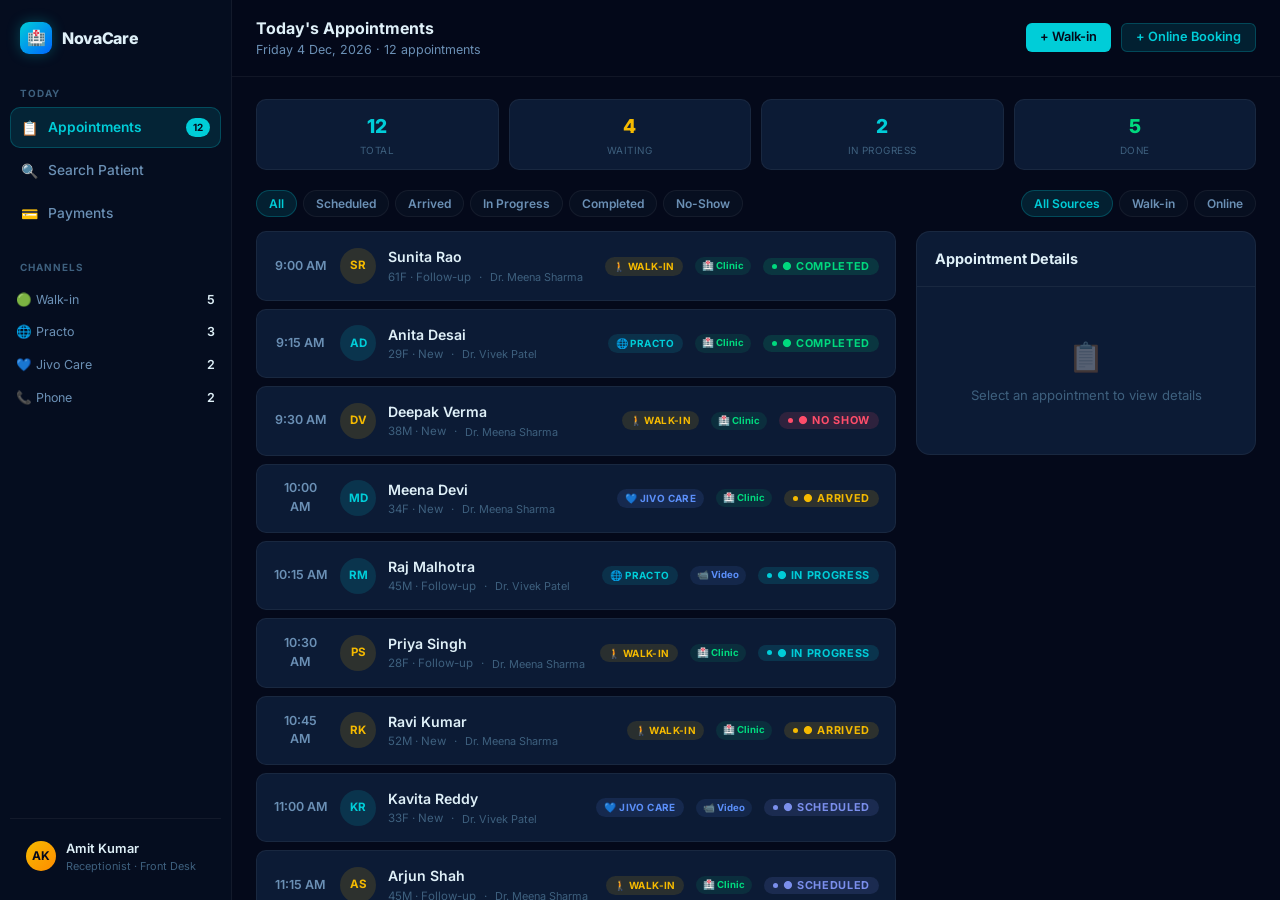
<file: receptionist.html>
<!DOCTYPE html>
<html lang="en">
<head>
  <meta charset="UTF-8" />
  <meta name="viewport" content="width=device-width, initial-scale=1.0" />
  <title>NovaCare — Receptionist Dashboard</title>
  <link rel="stylesheet" href="styles.css" />
  <style>
    /* ── Appointment cards ── */
    .apt-list { display: flex; flex-direction: column; gap: 8px; }
    .apt-card {
      display: flex; align-items: center; gap: 12px;
      padding: 14px 16px; background: var(--bg-card); border: 1px solid var(--border);
      border-radius: var(--r-md); cursor: pointer; transition: all 0.15s ease;
      position: relative;
    }
    .apt-card:hover { border-color: var(--border-hover); background: var(--bg-hover); }
    .apt-card.selected { border-color: var(--accent-border); background: var(--accent-dim); }
    .apt-time { font-size: 0.78rem; font-weight: 600; color: var(--text-2); width: 55px; flex-shrink: 0; text-align: center; }
    .apt-info { flex: 1; min-width: 0; }
    .apt-name { font-size: 0.88rem; font-weight: 600; color: var(--text-1); }
    .apt-meta { font-size: 0.72rem; color: var(--text-3); margin-top: 1px; display: flex; gap: 8px; align-items: center; }
    .apt-actions { display: flex; gap: 6px; flex-shrink: 0; }

    /* Source badges */
    .source-badge {
      display: inline-flex; align-items: center; gap: 4px;
      padding: 2px 8px; border-radius: var(--r-full); font-size: 0.62rem; font-weight: 700;
      text-transform: uppercase; letter-spacing: 0.04em;
    }
    .source-walkin { background: rgba(245,186,0,0.12); color: var(--warning); }
    .source-practo { background: rgba(0,205,216,0.12); color: var(--accent); }
    .source-jivo { background: rgba(91,143,249,0.12); color: var(--info); }
    .source-other { background: rgba(123,143,236,0.12); color: var(--s-booked); }

    /* Mode badges */
    .mode-badge {
      display: inline-flex; align-items: center; gap: 3px;
      padding: 2px 7px; border-radius: var(--r-full); font-size: 0.6rem; font-weight: 700;
    }
    .mode-clinic { background: rgba(0,217,126,0.1); color: var(--success); }
    .mode-video { background: rgba(91,143,249,0.1); color: var(--info); }

    /* Tabs */
    .filter-tabs { display: flex; gap: 6px; flex-wrap: wrap; }
    .filter-tab {
      padding: 5px 12px; border-radius: var(--r-full); font-size: 0.75rem; font-weight: 600;
      background: var(--bg-input); border: 1px solid var(--border); color: var(--text-2);
      cursor: pointer; transition: all 0.15s ease;
    }
    .filter-tab:hover { border-color: var(--border-hover); }
    .filter-tab.active { background: var(--accent-dim); border-color: var(--accent-border); color: var(--accent); }

    /* Detail panel */
    .detail-panel { flex: 0 0 340px; }
    .detail-card { background: var(--bg-card); border: 1px solid var(--border); border-radius: var(--r-lg); overflow: hidden; }
    .detail-header { padding: 16px 18px; border-bottom: 1px solid var(--border); }
    .detail-body { padding: 18px; display: flex; flex-direction: column; gap: 14px; }
    .detail-row { display: flex; justify-content: space-between; font-size: 0.82rem; }
    .detail-label { color: var(--text-2); }
    .detail-value { font-weight: 600; color: var(--text-1); }

    /* Status flow buttons */
    .status-flow { display: flex; gap: 6px; flex-wrap: wrap; margin-top: 8px; }

    /* Booking modal overlay */
    .modal-overlay {
      position: fixed; inset: 0; background: rgba(0,0,0,0.6); z-index: 100;
      display: none; align-items: center; justify-content: center;
    }
    .modal-overlay.open { display: flex; }
    .modal-card {
      background: var(--bg-card); border: 1px solid var(--border-hover);
      border-radius: var(--r-xl); width: 480px; max-height: 90vh; overflow-y: auto;
      box-shadow: var(--shadow-lg); animation: fadeInUp 0.25s ease;
    }
    .modal-header { padding: 20px 24px; border-bottom: 1px solid var(--border); display: flex; align-items: center; justify-content: space-between; }
    .modal-body { padding: 24px; display: flex; flex-direction: column; gap: 14px; }
    .modal-footer { padding: 16px 24px; border-top: 1px solid var(--border); display: flex; justify-content: flex-end; gap: 8px; }

    /* Two-col layout */
    .content-split { display: flex; gap: 20px; height: 100%; }
    .content-main { flex: 1; min-width: 0; }

    /* Stats mini */
    .mini-stats { display: grid; grid-template-columns: repeat(4, 1fr); gap: 10px; margin-bottom: 20px; }
    .mini-stat { background: var(--bg-card); border: 1px solid var(--border); border-radius: var(--r-md); padding: 12px 14px; text-align: center; }
    .mini-stat-val { font-size: 1.2rem; font-weight: 800; }
    .mini-stat-label { font-size: 0.62rem; color: var(--text-3); text-transform: uppercase; letter-spacing: 0.05em; margin-top: 2px; }
  </style>
</head>
<body>

<div class="app-layout">

  <!-- Sidebar -->
  <aside class="sidebar">
    <div class="sidebar-logo">
      <div class="sidebar-logo-icon">🏥</div>
      <span class="sidebar-logo-text">NovaCare</span>
    </div>

    <div class="nav-section">
      <div class="nav-section-label">Today</div>
      <div class="nav-item active" onclick="switchView('appointments', this)">
        <span class="nav-item-icon">📋</span> Appointments
        <span class="nav-badge" id="apt-count">12</span>
      </div>
      <div class="nav-item" onclick="switchView('search', this)">
        <span class="nav-item-icon">🔍</span> Search Patient
      </div>
      <div class="nav-item" onclick="switchView('payments', this)">
        <span class="nav-item-icon">💳</span> Payments
      </div>
    </div>

    <div class="nav-section" style="margin-top:8px;">
      <div class="nav-section-label">Channels</div>
      <div style="padding:6px;display:flex;flex-direction:column;gap:6px;">
        <div style="display:flex;align-items:center;justify-content:space-between;font-size:0.78rem;padding:4px 0;">
          <span style="color:var(--text-2);">🟢 Walk-in</span><span style="font-weight:600;">5</span>
        </div>
        <div style="display:flex;align-items:center;justify-content:space-between;font-size:0.78rem;padding:4px 0;">
          <span style="color:var(--text-2);">🌐 Practo</span><span style="font-weight:600;">3</span>
        </div>
        <div style="display:flex;align-items:center;justify-content:space-between;font-size:0.78rem;padding:4px 0;">
          <span style="color:var(--text-2);">💙 Jivo Care</span><span style="font-weight:600;">2</span>
        </div>
        <div style="display:flex;align-items:center;justify-content:space-between;font-size:0.78rem;padding:4px 0;">
          <span style="color:var(--text-2);">📞 Phone</span><span style="font-weight:600;">2</span>
        </div>
      </div>
    </div>

    <div class="sidebar-footer">
      <div class="sidebar-user">
        <div class="sidebar-avatar" style="background:linear-gradient(135deg,var(--warning),#FF8C00);">AK</div>
        <div>
          <div class="sidebar-user-name">Amit Kumar</div>
          <div class="sidebar-user-role">Receptionist · Front Desk</div>
        </div>
      </div>
    </div>
  </aside>

  <!-- Main Content -->
  <div class="main-content">
    <div class="main-header">
      <div>
        <div class="main-header-title" id="view-title">Today's Appointments</div>
        <div class="main-header-sub" id="view-sub">Loading…</div>
      </div>
      <div style="display:flex;gap:10px;">
        <button class="btn btn-primary btn-sm" onclick="openBookingModal('walkin')">+ Walk-in</button>
        <button class="btn btn-secondary btn-sm" onclick="openBookingModal('online')">+ Online Booking</button>
      </div>
    </div>

    <div class="main-body" id="view-appointments">
      <!-- Mini stats -->
      <div class="mini-stats">
        <div class="mini-stat"><div class="mini-stat-val" style="color:var(--accent);">12</div><div class="mini-stat-label">Total</div></div>
        <div class="mini-stat"><div class="mini-stat-val" style="color:var(--warning);">4</div><div class="mini-stat-label">Waiting</div></div>
        <div class="mini-stat"><div class="mini-stat-val" style="color:var(--s-progress);">2</div><div class="mini-stat-label">In Progress</div></div>
        <div class="mini-stat"><div class="mini-stat-val" style="color:var(--success);">5</div><div class="mini-stat-label">Done</div></div>
      </div>

      <!-- Filters -->
      <div style="display:flex;align-items:center;justify-content:space-between;margin-bottom:14px;">
        <div class="filter-tabs" id="status-filters">
          <button class="filter-tab active" onclick="filterStatus('all', this)">All</button>
          <button class="filter-tab" onclick="filterStatus('scheduled', this)">Scheduled</button>
          <button class="filter-tab" onclick="filterStatus('arrived', this)">Arrived</button>
          <button class="filter-tab" onclick="filterStatus('in-progress', this)">In Progress</button>
          <button class="filter-tab" onclick="filterStatus('completed', this)">Completed</button>
          <button class="filter-tab" onclick="filterStatus('no-show', this)">No-Show</button>
        </div>
        <div class="filter-tabs" id="source-filters">
          <button class="filter-tab active" onclick="filterSource('all', this)">All Sources</button>
          <button class="filter-tab" onclick="filterSource('walkin', this)">Walk-in</button>
          <button class="filter-tab" onclick="filterSource('online', this)">Online</button>
        </div>
      </div>

      <!-- Content split -->
      <div class="content-split">
        <div class="content-main">
          <div class="apt-list" id="apt-list">
            <!-- Rendered by JS -->
          </div>
        </div>

        <!-- Detail panel -->
        <div class="detail-panel" id="detail-panel">
          <div class="detail-card">
            <div class="detail-header">
              <div style="font-size:0.9rem;font-weight:700;">Appointment Details</div>
            </div>
            <div class="detail-body" id="detail-body">
              <div style="text-align:center;padding:30px 0;color:var(--text-3);font-size:0.82rem;">
                <div style="font-size:1.8rem;margin-bottom:8px;opacity:0.3;">📋</div>
                Select an appointment to view details
              </div>
            </div>
          </div>
        </div>
      </div>
    </div>
  </div>
</div>

<!-- Booking Modal -->
<div class="modal-overlay" id="booking-modal">
  <div class="modal-card">
    <div class="modal-header">
      <div>
        <div style="font-size:1rem;font-weight:700;" id="modal-title">New Walk-in Appointment</div>
        <div style="font-size:0.78rem;color:var(--text-2);margin-top:2px;" id="modal-sub">Add patient to today's schedule</div>
      </div>
      <button class="btn btn-ghost btn-sm" onclick="closeBookingModal()">✕</button>
    </div>
    <div class="modal-body" id="modal-body">
      <div class="form-group">
        <label class="form-label">Patient Name *</label>
        <input class="form-input" type="text" id="b-name" placeholder="Full name" />
      </div>
      <div class="form-group">
        <label class="form-label">Phone Number *</label>
        <input class="form-input" type="tel" id="b-phone" placeholder="9876543210" maxlength="10" />
      </div>
      <div style="display:grid;grid-template-columns:1fr 1fr;gap:14px;">
        <div class="form-group">
          <label class="form-label">Age</label>
          <input class="form-input" type="number" id="b-age" placeholder="e.g. 34" />
        </div>
        <div class="form-group">
          <label class="form-label">Gender</label>
          <select class="form-input" id="b-gender"><option value="">Select</option><option>Male</option><option>Female</option><option>Other</option></select>
        </div>
      </div>
      <div class="form-group">
        <label class="form-label">Doctor *</label>
        <select class="form-input" id="b-doctor">
          <option value="">Select doctor</option>
          <option value="Dr. Meena Sharma">Dr. Meena Sharma — General Practice</option>
          <option value="Dr. Vivek Patel">Dr. Vivek Patel — Dermatology</option>
        </select>
      </div>
      <div style="display:grid;grid-template-columns:1fr 1fr;gap:14px;">
        <div class="form-group">
          <label class="form-label">Visit Type</label>
          <select class="form-input" id="b-type"><option>New Patient</option><option>Follow-up</option></select>
        </div>
        <div class="form-group">
          <label class="form-label">Preferred Time</label>
          <input class="form-input" type="time" id="b-time" />
        </div>
      </div>

      <!-- Online-specific fields (hidden for walk-in) -->
      <div id="online-fields" class="hidden">
        <div style="display:grid;grid-template-columns:1fr 1fr;gap:14px;">
          <div class="form-group">
            <label class="form-label">Source Platform</label>
            <select class="form-input" id="b-source"><option value="practo">Practo</option><option value="jivo">Jivo Care</option><option value="other">Other / Phone</option></select>
          </div>
          <div class="form-group">
            <label class="form-label">Consultation Mode *</label>
            <select class="form-input" id="b-mode"><option value="in-clinic">🏥 In-Clinic Visit</option><option value="video">📹 Video Consultation</option></select>
          </div>
        </div>
        <div class="form-group">
          <label class="form-label">Booking Reference ID</label>
          <input class="form-input" type="text" id="b-ref" placeholder="e.g. PRG-12345 (optional)" />
        </div>
      </div>
    </div>
    <div class="modal-footer">
      <button class="btn btn-ghost" onclick="closeBookingModal()">Cancel</button>
      <button class="btn btn-primary" onclick="submitBooking()">Add to Schedule</button>
    </div>
  </div>
</div>

<div class="toast-wrap" id="toast-wrap"></div>

<script>
const appointments = [
  { id:1,  name:'Sunita Rao',    phone:'9876500010', age:'61F', type:'Follow-up', time:'9:00 AM',  doctor:'Dr. Meena Sharma', source:'walkin', mode:'in-clinic', status:'completed', amount:500, method:'Cash', ref:'' },
  { id:2,  name:'Anita Desai',   phone:'9876500011', age:'29F', type:'New',       time:'9:15 AM',  doctor:'Dr. Vivek Patel',  source:'practo', mode:'in-clinic', status:'completed', amount:700, method:'UPI', ref:'PRG-88412' },
  { id:3,  name:'Deepak Verma',  phone:'9876500012', age:'38M', type:'New',       time:'9:30 AM',  doctor:'Dr. Meena Sharma', source:'walkin', mode:'in-clinic', status:'no-show',   amount:0, method:null, ref:'' },
  { id:4,  name:'Meena Devi',    phone:'9876500013', age:'34F', type:'New',       time:'10:00 AM', doctor:'Dr. Meena Sharma', source:'jivo',   mode:'in-clinic', status:'arrived',   amount:0, method:null, ref:'JC-7823' },
  { id:5,  name:'Raj Malhotra',  phone:'9876500014', age:'45M', type:'Follow-up', time:'10:15 AM', doctor:'Dr. Vivek Patel',  source:'practo', mode:'video',     status:'in-progress', amount:0, method:null, ref:'PRG-88501' },
  { id:6,  name:'Priya Singh',   phone:'9876500015', age:'28F', type:'Follow-up', time:'10:30 AM', doctor:'Dr. Meena Sharma', source:'walkin', mode:'in-clinic', status:'in-progress', amount:0, method:null, ref:'' },
  { id:7,  name:'Ravi Kumar',    phone:'9876500016', age:'52M', type:'New',       time:'10:45 AM', doctor:'Dr. Meena Sharma', source:'walkin', mode:'in-clinic', status:'arrived',   amount:0, method:null, ref:'' },
  { id:8,  name:'Kavita Reddy',  phone:'9876500017', age:'33F', type:'New',       time:'11:00 AM', doctor:'Dr. Vivek Patel',  source:'jivo',   mode:'video',     status:'scheduled', amount:0, method:null, ref:'JC-7830' },
  { id:9,  name:'Arjun Shah',    phone:'9876500018', age:'45M', type:'Follow-up', time:'11:15 AM', doctor:'Dr. Meena Sharma', source:'walkin', mode:'in-clinic', status:'scheduled', amount:0, method:null, ref:'' },
  { id:10, name:'Suresh Nair',   phone:'9876500019', age:'50M', type:'Follow-up', time:'11:30 AM', doctor:'Dr. Vivek Patel',  source:'practo', mode:'in-clinic', status:'scheduled', amount:0, method:null, ref:'PRG-88567' },
  { id:11, name:'Kiran Patel',   phone:'9876500020', age:'8M',  type:'New',       time:'11:45 AM', doctor:'Dr. Meena Sharma', source:'walkin', mode:'in-clinic', status:'scheduled', amount:0, method:null, ref:'' },
  { id:12, name:'Pooja Gupta',   phone:'9876500021', age:'26F', type:'New',       time:'12:00 PM', doctor:'Dr. Vivek Patel',  source:'other',  mode:'in-clinic', status:'completed', amount:700, method:'Card', ref:'' },
];

let statusFilter = 'all';
let sourceFilter = 'all';
let selectedAptId = null;
let bookingType = 'walkin';

const statusMap = {
  'scheduled':   { label: 'Scheduled',   badge: 'badge-booked',  color: 'var(--s-booked)' },
  'arrived':     { label: 'Arrived',      badge: 'badge-arrived', color: 'var(--s-arrived)' },
  'in-progress': { label: 'In Progress',  badge: 'badge-progress',color: 'var(--s-progress)' },
  'completed':   { label: 'Completed',    badge: 'badge-done',    color: 'var(--success)' },
  'no-show':     { label: 'No Show',      badge: 'badge-noshow',  color: 'var(--error)' },
  'cancelled':   { label: 'Cancelled',    badge: 'badge-noshow',  color: 'var(--text-3)' },
};

const sourceMap = {
  'walkin': { label: 'Walk-in', badge: 'source-walkin', icon: '🚶' },
  'practo': { label: 'Practo',  badge: 'source-practo', icon: '🌐' },
  'jivo':   { label: 'Jivo Care', badge: 'source-jivo', icon: '💙' },
  'other':  { label: 'Phone',   badge: 'source-other',  icon: '📞' },
};

function init() {
  const d = new Date();
  document.getElementById('view-sub').textContent =
    d.toLocaleDateString('en-IN',{weekday:'long',day:'numeric',month:'short',year:'numeric'}) + ' · ' + appointments.length + ' appointments';
  renderAppointments();
}

function renderAppointments() {
  const list = document.getElementById('apt-list');
  const filtered = appointments.filter(a => {
    if (statusFilter !== 'all' && a.status !== statusFilter) return false;
    if (sourceFilter === 'walkin' && a.source !== 'walkin') return false;
    if (sourceFilter === 'online' && a.source === 'walkin') return false;
    return true;
  });

  if (!filtered.length) {
    list.innerHTML = `<div style="text-align:center;padding:40px;color:var(--text-3);">No appointments match this filter</div>`;
    return;
  }

  list.innerHTML = filtered.map(a => {
    const s = statusMap[a.status];
    const src = sourceMap[a.source];
    const modeClass = a.mode === 'video' ? 'mode-video' : 'mode-clinic';
    const modeIcon = a.mode === 'video' ? '📹' : '🏥';
    const isSelected = a.id === selectedAptId;
    return `
      <div class="apt-card ${isSelected ? 'selected' : ''}" onclick="selectApt(${a.id})">
        <div class="apt-time">${a.time}</div>
        <div class="patient-avatar ${a.source === 'walkin' ? 'av-amber' : 'av-teal'}" style="width:36px;height:36px;font-size:0.72rem;">
          ${a.name.split(' ').map(w=>w[0]).join('').slice(0,2)}
        </div>
        <div class="apt-info">
          <div class="apt-name">${a.name}</div>
          <div class="apt-meta">
            <span>${a.age} · ${a.type}</span>
            <span>·</span>
            <span style="font-size:0.68rem;color:var(--text-3);">${a.doctor}</span>
          </div>
        </div>
        <span class="source-badge ${src.badge}">${src.icon} ${src.label}</span>
        <span class="mode-badge ${modeClass}">${modeIcon} ${a.mode === 'video' ? 'Video' : 'Clinic'}</span>
        <span class="badge ${s.badge}">● ${s.label}</span>
      </div>`;
  }).join('');
}

function selectApt(id) {
  selectedAptId = id;
  renderAppointments();
  const a = appointments.find(x => x.id === id);
  if (!a) return;

  const s = statusMap[a.status];
  const src = sourceMap[a.source];
  const body = document.getElementById('detail-body');

  const nextActions = getNextActions(a);

  body.innerHTML = `
    <div style="display:flex;align-items:center;gap:12px;">
      <div class="patient-avatar ${a.source === 'walkin' ? 'av-amber' : 'av-teal'}" style="width:48px;height:48px;font-size:0.92rem;">
        ${a.name.split(' ').map(w=>w[0]).join('').slice(0,2)}
      </div>
      <div>
        <div style="font-size:1rem;font-weight:700;">${a.name}</div>
        <div style="font-size:0.78rem;color:var(--text-2);">${a.age} · ${a.type}</div>
      </div>
    </div>
    <div style="display:flex;gap:6px;flex-wrap:wrap;">
      <span class="badge ${s.badge}">● ${s.label}</span>
      <span class="source-badge ${src.badge}">${src.icon} ${src.label}</span>
      <span class="mode-badge ${a.mode === 'video' ? 'mode-video' : 'mode-clinic'}">${a.mode === 'video' ? '📹 Video' : '🏥 In-Clinic'}</span>
    </div>
    <div class="divider"></div>
    <div class="detail-row"><span class="detail-label">Phone</span><span class="detail-value">${a.phone}</span></div>
    <div class="detail-row"><span class="detail-label">Time</span><span class="detail-value">${a.time}</span></div>
    <div class="detail-row"><span class="detail-label">Doctor</span><span class="detail-value">${a.doctor}</span></div>
    ${a.ref ? `<div class="detail-row"><span class="detail-label">Booking Ref</span><span class="detail-value" style="color:var(--accent);">${a.ref}</span></div>` : ''}
    ${a.amount ? `<div class="detail-row"><span class="detail-label">Amount</span><span class="detail-value" style="color:var(--success);">₹${a.amount.toLocaleString('en-IN')}</span></div>` : ''}
    ${a.method ? `<div class="detail-row"><span class="detail-label">Payment</span><span class="detail-value">${a.method}</span></div>` : ''}
    <div class="divider"></div>
    <div class="status-flow">${nextActions}</div>
  `;
}

function getNextActions(a) {
  switch(a.status) {
    case 'scheduled': return `
      <button class="btn btn-success btn-sm" onclick="changeStatus(${a.id},'arrived')">✓ Mark Arrived</button>
      <button class="btn btn-danger btn-sm" onclick="changeStatus(${a.id},'no-show')">✕ No Show</button>
      <button class="btn btn-ghost btn-sm" onclick="changeStatus(${a.id},'cancelled')">Cancel</button>`;
    case 'arrived': return `
      <button class="btn btn-primary btn-sm" onclick="changeStatus(${a.id},'in-progress')">▶ Start Consultation</button>
      <button class="btn btn-ghost btn-sm" onclick="changeStatus(${a.id},'no-show')">✕ No Show</button>`;
    case 'in-progress': return `
      <button class="btn btn-success btn-sm" onclick="completeVisit(${a.id})">✓ Complete & Bill</button>`;
    case 'completed': return `<div style="font-size:0.78rem;color:var(--success);font-weight:600;">✓ Visit complete</div>`;
    case 'no-show': return `<div style="font-size:0.78rem;color:var(--error);">Patient did not show up</div>
      <button class="btn btn-ghost btn-sm" onclick="changeStatus(${a.id},'scheduled')">↩ Reschedule</button>`;
    case 'cancelled': return `<div style="font-size:0.78rem;color:var(--text-3);">Appointment was cancelled</div>`;
    default: return '';
  }
}

function changeStatus(id, newStatus) {
  const apt = appointments.find(a => a.id === id);
  if (apt) {
    apt.status = newStatus;
    toast(`${apt.name} → ${statusMap[newStatus].label}`, 'success');
    renderAppointments();
    selectApt(id);
  }
}

function completeVisit(id) {
  const apt = appointments.find(a => a.id === id);
  if (!apt) return;
  apt.status = 'completed';
  apt.amount = apt.type === 'Follow-up' ? 300 : 500;
  apt.method = 'Cash';
  toast(`Visit completed · ₹${apt.amount} billed`, 'success');
  renderAppointments();
  selectApt(id);
}

function filterStatus(status, btn) {
  statusFilter = status;
  document.querySelectorAll('#status-filters .filter-tab').forEach(t => t.classList.remove('active'));
  btn.classList.add('active');
  renderAppointments();
}

function filterSource(source, btn) {
  sourceFilter = source;
  document.querySelectorAll('#source-filters .filter-tab').forEach(t => t.classList.remove('active'));
  btn.classList.add('active');
  renderAppointments();
}

function openBookingModal(type) {
  bookingType = type;
  document.getElementById('booking-modal').classList.add('open');
  if (type === 'walkin') {
    document.getElementById('modal-title').textContent = 'New Walk-in Appointment';
    document.getElementById('modal-sub').textContent = 'Patient is at the clinic right now';
    document.getElementById('online-fields').classList.add('hidden');
  } else {
    document.getElementById('modal-title').textContent = 'New Online Booking';
    document.getElementById('modal-sub').textContent = 'From Practo, Jivo Care, or phone call';
    document.getElementById('online-fields').classList.remove('hidden');
  }
  const now = new Date();
  document.getElementById('b-time').value = now.getHours().toString().padStart(2,'0') + ':' + now.getMinutes().toString().padStart(2,'0');
}

function closeBookingModal() {
  document.getElementById('booking-modal').classList.remove('open');
}

function submitBooking() {
  const name = document.getElementById('b-name').value.trim();
  const phone = document.getElementById('b-phone').value.trim();
  const doctor = document.getElementById('b-doctor').value;
  if (!name) { toast('Patient name is required', 'error'); return; }
  if (!phone) { toast('Phone number is required', 'error'); return; }
  if (!doctor) { toast('Please select a doctor', 'error'); return; }

  const time = document.getElementById('b-time').value;
  const age = document.getElementById('b-age').value;
  const gender = document.getElementById('b-gender').value;
  const type = document.getElementById('b-type').value;

  let source = 'walkin', mode = 'in-clinic', ref = '';
  if (bookingType === 'online') {
    source = document.getElementById('b-source').value;
    mode = document.getElementById('b-mode').value;
    ref = document.getElementById('b-ref').value;
  }

  const h = parseInt(time.split(':')[0]);
  const m = parseInt(time.split(':')[1]);
  const ampm = h >= 12 ? 'PM' : 'AM';
  const h12 = h > 12 ? h-12 : (h === 0 ? 12 : h);
  const timeStr = `${h12}:${m.toString().padStart(2,'0')} ${ampm}`;

  appointments.push({
    id: appointments.length + 1,
    name, phone,
    age: `${age || '?'}${gender ? gender[0] : ''}`,
    type, time: timeStr, doctor, source, mode,
    status: bookingType === 'walkin' ? 'arrived' : 'scheduled',
    amount: 0, method: null, ref
  });

  document.getElementById('apt-count').textContent = appointments.length;
  closeBookingModal();
  toast(`${name} added as ${bookingType === 'walkin' ? 'Walk-in' : 'Online'} appointment`, 'success');
  renderAppointments();
}

function toast(msg, type = 'info') {
  const wrap = document.getElementById('toast-wrap');
  const t = document.createElement('div');
  const icons = { success:'✓', error:'✕', info:'ℹ', warning:'⚠' };
  t.className = `toast toast-${type}`;
  t.innerHTML = `<span>${icons[type]||'ℹ'}</span> ${msg}`;
  wrap.appendChild(t);
  setTimeout(() => t.remove(), 3500);
}

init();
</script>
</body>
</html>
</file>
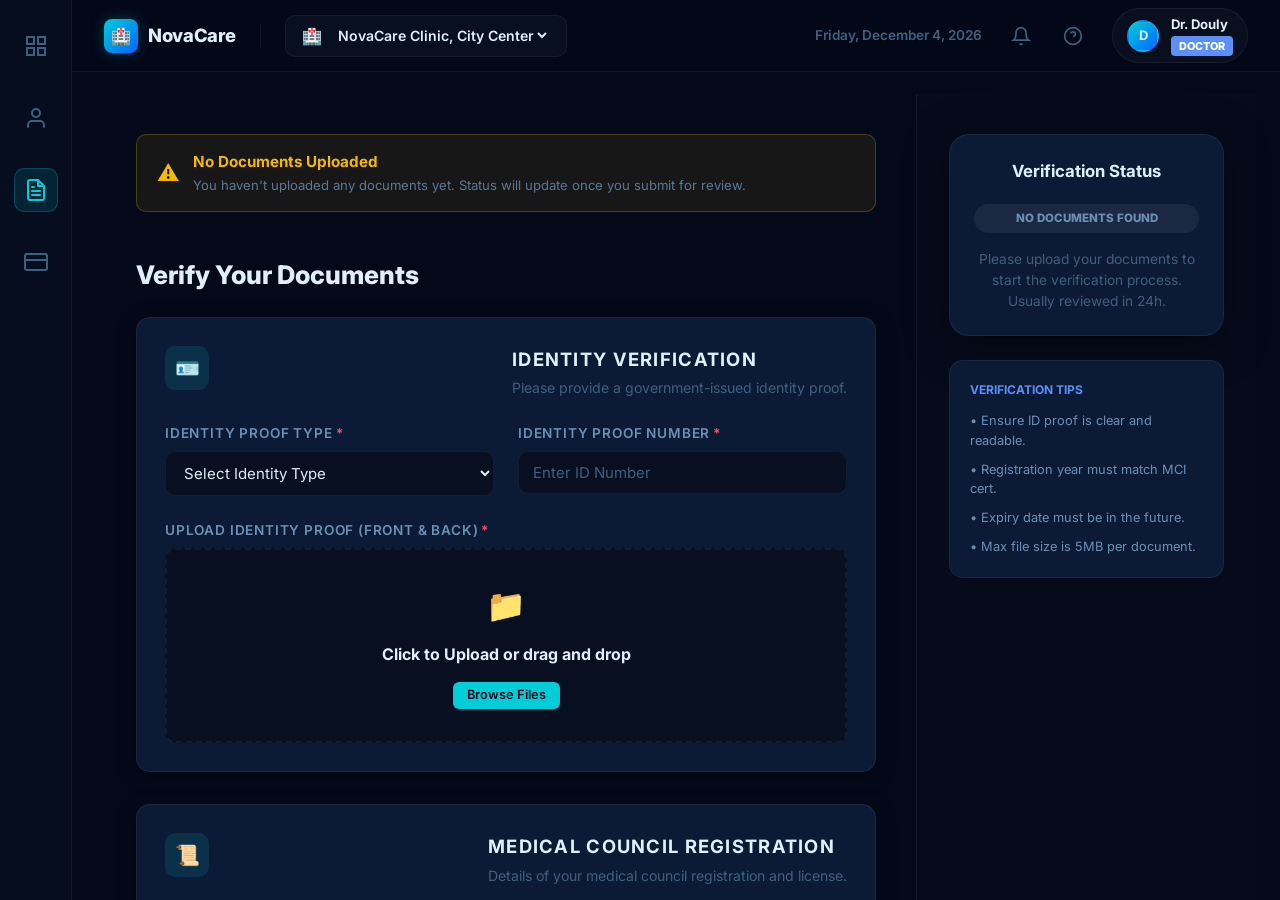
<file: verification.html>
<!DOCTYPE html>
<html lang="en">
<head>
  <meta charset="UTF-8" />
  <meta name="viewport" content="width=device-width, initial-scale=1.0" />
  <title>NovaCare — Document Verification</title>
  <link rel="stylesheet" href="styles.css" />
  <style>
    /* Verification-only page layout */
    .dashboard-layout { display: flex; height: 100vh; background: var(--bg-base); overflow: hidden; }
    
    /* Left Icon Sidebar */
    .dashboard-sidebar {
      width: 72px; min-width: 72px; background: var(--bg-sidebar); 
      border-right: 1px solid var(--border); display: flex; flex-direction: column; align-items: center; padding: 24px 0; gap: 28px;
    }
    .sb-icon {
      width: 44px; height: 44px; border-radius: var(--r-md); display: flex; align-items: center; justify-content: center;
      color: var(--text-3); transition: all 0.2s ease; cursor: pointer;
    }
    .sb-icon:hover { background: var(--bg-hover); color: var(--text-2); }
    .sb-icon.active { background: var(--accent-dim); color: var(--accent); border: 1px solid var(--accent-border); }

    /* Main Container */
    .dashboard-content { flex: 1; display: flex; flex-direction: column; position: relative; }

    /* Top Navigation bar */
    .top-nav {
      height: 72px; border-bottom: 1px solid var(--border); background: rgba(4,9,26,0.8); backdrop-filter: blur(16px);
      display: flex; align-items: center; justify-content: space-between; padding: 0 32px; z-index: 10;
    }
    .nav-search {
      background: var(--bg-input); border: 1px solid var(--border); border-radius: var(--r-md);
      display: flex; align-items: center; padding: 0 16px; width: 340px; height: 42px; gap: 12px;
    }
    .nav-search input { background: transparent; border: none; color: var(--text-1); font-size: 0.88rem; width: 100%; outline: none; }
    
    /* User Widget from reference */
    .user-profile-widget { display: flex; align-items: center; gap: 12px; padding: 6px 14px; border-radius: var(--r-full); background: rgba(255,255,255,0.03); border: 1px solid var(--border); }
    .nav-badge-role { font-size: 0.68rem; font-weight: 800; padding: 2px 8px; border-radius: 4px; background: var(--info); color: white; text-transform: uppercase; }

    /* Form Body Grid */
    .main-body { flex: 1; overflow-y: auto; display: grid; grid-template-columns: 1fr 340px; }
    .form-scroll-area { padding: 40px; display: flex; flex-direction: column; gap: 32px; max-width: 900px; margin: 0 auto; width: 100%; }
    .right-sidebar { padding: 40px 32px; background: rgba(255,255,255,0.01); border-left: 1px solid var(--border); display: flex; flex-direction: column; gap: 24px; position: sticky; top: 0; }

    /* Sections / Cards */
    .form-section { background: var(--bg-card); border: 1px solid var(--border); border-radius: var(--r-lg); padding: 28px; box-shadow: var(--shadow-md); position: relative; }
    .section-header { display: flex; align-items: flex-start; gap: 16px; margin-bottom: 24px; }
    .section-icon { width: 44px; height: 44px; border-radius: var(--r-md); background: var(--accent-dim); color: var(--accent); display: flex; align-items: center; justify-content: center; font-size: 20px; }
    .section-title { font-size: 1.15rem; font-weight: 700; color: var(--text-1); margin-bottom: 4px; }
    .section-desc { font-size: 0.88rem; color: var(--text-3); }

    /* Upload box styling */
    .upload-zone {
      border: 2px dashed var(--border); border-radius: var(--r-md); padding: 32px 20px; text-align: center;
      transition: all 0.3s ease; background: var(--bg-input); cursor: pointer; position: relative; overflow: hidden;
    }
    .upload-zone:hover { border-color: var(--accent); background: var(--accent-dim); }
    .upload-zone.active { border-color: var(--success); background: rgba(0,217,126,0.04); }
    .upload-icon { font-size: 2rem; margin-bottom: 12px; color: var(--text-3); }
    
    /* Notification Banner */
    .alert-banner {
      background: rgba(245,186,0,0.08); border: 1px solid rgba(245,186,0,0.25); border-radius: var(--r-md);
      padding: 16px 20px; display: flex; align-items: center; gap: 14px; margin-bottom: 12px;
    }
    .alert-icon { font-size: 22px; color: var(--warning); }
    .alert-title { font-weight: 700; color: #F5BA00; font-size: 0.95rem; margin-bottom: 2px; }
    .alert-text { font-size: 0.82rem; color: var(--text-2); opacity: 0.8; }

    /* Grid layout inside cards */
    .grid-row { display: grid; grid-template-columns: 1fr 1fr; gap: 24px; margin-bottom: 24px; }

    /* Custom Input refinements */
    .form-group { width: 100%; display: flex; flex-direction: column; gap: 8px; }
    .form-label { font-size: 0.85rem; font-weight: 600; color: var(--text-2); }
    .req { color: var(--error); margin-left: 3px; }

    /* Combo Boxes */
    .combo-wrap { position: relative; }
    .combo-input-wrap { position: relative; display: flex; align-items: center; }
    .combo-toggle { position: absolute; right: 12px; color: var(--text-3); cursor: pointer; }
    .combo-dropdown { 
      position: absolute; top: calc(100% + 4px); left: 0; right: 0; background: #0C1B35; border: 1px solid var(--border-hover); 
      border-radius: var(--r-md); max-height: 200px; overflow-y: auto; z-index: 100; box-shadow: var(--shadow-lg); backdrop-filter: blur(20px);
    }
    .combo-item { padding: 10px 14px; border-radius: var(--r-sm); color: var(--text-2); font-size: 0.88rem; cursor: pointer; transition: 0.2s; }
    .combo-item:hover { background: var(--bg-hover); color: var(--text-1); }

    /* Status sidebar Card */
    .status-panel-card {
      background: var(--bg-card); border-radius: var(--r-xl); border: 1px solid var(--border); padding: 24px; text-align: center;
      display: flex; flex-direction: column; gap: 16px; box-shadow: var(--shadow-lg);
    }
    .status-badge-lg { display: inline-block; padding: 6px 14px; border-radius: var(--r-full); font-size: 0.72rem; font-weight: 800; background: rgba(255,255,255,0.06); color: var(--text-2); }

    .btn-submit-main { margin-top: auto; filter: drop-shadow(0 0 10px var(--accent-glow)); }
    
    /* Animation */
    @keyframes fadeIn { from { opacity: 0; transform: translateY(10px); } to { opacity: 1; transform: translateY(0); } }
    .animate-section { animation: fadeIn 0.4s ease-out forwards; }
  </style>
</head>
<body>

<div class="dashboard-layout">
  
  <!-- Sidebar Icons -->
  <aside class="dashboard-sidebar">
    <a href="doctor.html" class="sb-icon" title="Dashboard">
      <svg width="24" height="24" viewBox="0 0 24 24" fill="none" stroke="currentColor" stroke-width="2"><rect x="3" y="3" width="7" height="7"></rect><rect x="14" y="3" width="7" height="7"></rect><rect x="14" y="14" width="7" height="7"></rect><rect x="3" y="14" width="7" height="7"></rect></svg>
    </a>
    
    <a href="profile.html" class="sb-icon" title="Profile">
      <svg width="24" height="24" viewBox="0 0 24 24" fill="none" stroke="currentColor" stroke-width="2" stroke-linecap="round" stroke-linejoin="round"><path d="M20 21v-2a4 4 0 0 0-4-4H8a4 4 0 0 0-4 4v2"></path><circle cx="12" cy="7" r="4"></circle></svg>
    </a>
    
    <a href="verification.html" class="sb-icon active" title="Verification">
      <svg width="24" height="24" viewBox="0 0 24 24" fill="none" stroke="currentColor" stroke-width="2" stroke-linecap="round" stroke-linejoin="round"><path d="M14 2H6a2 2 0 0 0-2 2v16a2 2 0 0 0 2 2h12a2 2 0 0 0 2-2V8z"></path><polyline points="14 2 14 8 20 8"></polyline><line x1="16" y1="13" x2="8" y2="13"></line><line x1="16" y1="17" x2="8" y2="17"></line><polyline points="10 9 9 9 8 9"></polyline></svg>
    </a>
    
    <a href="admin.html" class="sb-icon" title="Settings / Billing">
      <svg width="24" height="24" viewBox="0 0 24 24" fill="none" stroke="currentColor" stroke-width="2" stroke-linecap="round" stroke-linejoin="round"><rect x="1" y="4" width="22" height="16" rx="2" ry="2"></rect><line x1="1" y1="10" x2="23" y2="10"></line></svg>
    </a>
  </aside>

  <div class="dashboard-content">
    
    <!-- Top Navigation -->
    <header class="top-nav">
      <div style="display:flex; align-items:center; gap:16px;">
         <a href="index.html" style="display:flex; align-items:center; gap:10px; text-decoration:none;">
           <div style="width:34px; height:34px; background:linear-gradient(135deg,var(--accent),#0066FF); border-radius:8px; display:flex; align-items:center; justify-content:center; font-size:16px; box-shadow:0 0 14px rgba(0,205,216,0.25);">🏥</div>
           <span style="font-size:1.15rem; font-weight:800; color:var(--text-1); letter-spacing:-0.02em;">NovaCare</span>
         </a>
         <div style="width:1px; height:24px; background:var(--border); margin: 0 8px;"></div>
         <div class="nav-search" style="width:auto; min-width:240px; cursor:pointer;">
            <span style="font-size:16px;">🏥</span>
            <select style="background:transparent; border:none; color:var(--text-1); font-size:0.88rem; width:100%; outline:none; font-weight:600; cursor:pointer;">
               <option>NovaCare Clinic, City Center</option>
               <option>NovaCare Multispeciality</option>
               <option>Apollo Diagnostics (Linked)</option>
            </select>
         </div>
      </div>

      <div style="display:flex; align-items:center; gap:20px;">
         <div style="color:var(--text-3); font-size:0.85rem; font-weight:600;" id="current-date-nav">Tuesday, April 7, 2026</div>
         <div style="display:flex; gap:14px;">
            <div class="sb-icon" style="width:38px; height:38px;"><svg width="20" height="20" viewBox="0 0 24 24" fill="none" stroke="currentColor" stroke-width="2"><path d="M18 8A6 6 0 0 0 6 8c0 7-3 9-3 9h18s-3-2-3-9"></path><path d="M13.73 21a2 2 0 0 1-3.46 0"></path></svg></div>
            <div class="sb-icon" style="width:38px; height:38px;"><svg width="20" height="20" viewBox="0 0 24 24" fill="none" stroke="currentColor" stroke-width="2"><circle cx="12" cy="12" r="10"></circle><path d="M9.09 9a3 3 0 0 1 5.83 1c0 2-3 3-3 3"></path><line x1="12" y1="17" x2="12.01" y2="17"></line></svg></div>
         </div>
         <div class="user-profile-widget">
            <div style="width:32px; height:32px; border-radius:50%; background:linear-gradient(135deg,var(--accent),#0066FF); display:flex; align-items:center; justify-content:center; font-weight:700; font-size:13px; border: 2px solid var(--border);">D</div>
            <div style="display:flex; flex-direction:column; gap:1px;">
              <div style="font-size:0.82rem; font-weight:700;">Dr. Douly</div>
              <div class="nav-badge-role">Doctor</div>
            </div>
         </div>
      </div>
    </header>

    <main class="main-body">
      
      <!-- Center Form Area -->
      <div class="form-scroll-area">
        
        <!-- Alert Banner -->
        <div class="alert-banner">
          <div class="alert-icon">⚠️</div>
          <div>
            <div class="alert-title">No Documents Uploaded</div>
            <div class="alert-text">You haven't uploaded any documents yet. Status will update once you submit for review.</div>
          </div>
        </div>

        <h1 style="font-size:1.6rem; font-weight:800; margin-bottom: -10px;">Verify Your Documents</h1>

        <!-- IDENTITY VERIFICATION -->
        <section class="form-section animate-section" style="animation-delay: 0.1s;">
           <div class="section-header">
             <div class="section-icon">🪪</div>
             <div>
               <h2 class="section-title">Identity Verification</h2>
               <p class="section-desc">Please provide a government-issued identity proof.</p>
             </div>
           </div>

           <div class="grid-row">
             <div class="form-group">
               <label class="form-label">Identity Proof Type<span class="req">*</span></label>
               <div class="input-wrap">
                 <select class="form-input" id="id-type" required>
                   <option value="">Select Identity Type</option>
                   <option>Aadhaar Card</option>
                   <option>PAN Card</option>
                   <option>Passport</option>
                   <option>Voter ID</option>
                 </select>
               </div>
             </div>
             <div class="form-group">
               <label class="form-label">Identity Proof Number<span class="req">*</span></label>
               <input class="form-input" type="text" id="id-number" placeholder="Enter ID Number" required />
             </div>
           </div>

           <div class="form-group">
             <label class="form-label">Upload Identity Proof (Front & Back)<span class="req">*</span></label>
             <div class="upload-zone" onclick="triggerUpload('file-id')">
               <input type="file" id="file-id" class="hidden" multiple onchange="handleFile(this, 'zone-id')" />
               <div class="upload-icon">📁</div>
               <div style="font-weight:700; color:var(--text-1); margin-bottom:4px;" id="zone-id-text">Click to Upload or drag and drop</div>
               <button class="btn btn-primary btn-sm" style="margin-top:12px; pointer-events:none;">Browse Files</button>
             </div>
           </div>
        </section>

        <!-- MEDICAL COUNCIL -->
        <section class="form-section animate-section" style="animation-delay: 0.2s;">
           <div class="section-header">
             <div class="section-icon">📜</div>
             <div>
               <h2 class="section-title">Medical Council Registration</h2>
               <p class="section-desc">Details of your medical council registration and license.</p>
             </div>
           </div>

           <div class="grid-row">
             <div class="form-group">
               <label class="form-label">Registration Number<span class="req">*</span></label>
               <input class="form-input" type="text" id="reg-number" placeholder="MCI/StateCode-12345" required />
             </div>
             <div class="form-group">
               <label class="form-label">Registration Year<span class="req">*</span></label>
               <select class="form-input" id="reg-year" required>
                 <option value="">Select Year</option>
                 <!-- Populate Years JS -->
               </select>
             </div>
           </div>

           <div class="grid-row">
             <div class="form-group">
               <label class="form-label">License Expiry Date<span class="req">*</span></label>
               <input class="form-input" type="date" id="license-expiry" required />
             </div>
             <div class="form-group">
               <label class="form-label">State Council<span class="req">*</span></label>
               <div class="input-wrap">
                 <select class="form-input" id="state-council" required>
                   <option value="">Select State Council</option>
                   <option>Delhi Medical Council</option>
                   <option>Maharashtra Medical Council</option>
                   <option>Karnataka Medical Council</option>
                   <option>Tamil Nadu Medical Council</option>
                   <option>MCI - Medical Council of India</option>
                 </select>
               </div>
             </div>
           </div>

           <div class="form-group">
             <label class="form-label">Medical Registration Certificate<span class="req">*</span></label>
             <div class="upload-zone" onclick="triggerUpload('file-reg')">
               <input type="file" id="file-reg" class="hidden" onchange="handleFile(this, 'zone-reg')" />
               <div class="upload-icon">📄</div>
               <div style="font-weight:700; color:var(--text-1); margin-bottom:4px;" id="zone-reg-text">Click to Upload or drag and drop</div>
               <button class="btn btn-primary btn-sm" style="margin-top:12px; pointer-events:none;">Browse Files</button>
             </div>
           </div>
        </section>

        <!-- QUALIFICATIONS -->
        <section class="form-section animate-section" style="animation-delay: 0.3s;">
           <div class="section-header">
             <div class="section-icon">🎓</div>
             <div>
               <h2 class="section-title">Qualifications & Specializations</h2>
               <p class="section-desc">Your highest educational achievements and focus areas.</p>
             </div>
           </div>

           <div class="grid-row">
             <div class="form-group">
               <label class="form-label">Highest Medical Degree<span class="req">*</span></label>
               <div class="combo-wrap">
                 <div class="combo-input-wrap">
                   <input class="form-input" id="degree-input" placeholder="Search degree..." onfocus="toggleCombo('degree-list', true)" oninput="filterCombo('degree-list', this.value)" />
                   <span class="combo-toggle" onclick="toggleCombo('degree-list')">▼</span>
                 </div>
                 <div class="combo-dropdown hidden" id="degree-list">
                    <div class="combo-item" onclick="selectCombo('degree-input', 'MBBS', 'degree-list')">MBBS</div>
                    <div class="combo-item" onclick="selectCombo('degree-input', 'MD (Doctor of Medicine)', 'degree-list')">MD (Doctor of Medicine)</div>
                    <div class="combo-item" onclick="selectCombo('degree-input', 'MS (Master of Surgery)', 'degree-list')">MS (Master of Surgery)</div>
                    <div class="combo-item" onclick="selectCombo('degree-input', 'BDS', 'degree-list')">BDS</div>
                    <div class="combo-item" onclick="selectCombo('degree-input', 'MDS', 'degree-list')">MDS</div>
                 </div>
               </div>
             </div>
             <div class="form-group">
               <label class="form-label">Specialization<span class="req">*</span></label>
               <div class="combo-wrap">
                 <div class="combo-input-wrap">
                   <input class="form-input" id="spec-input" placeholder="Search specialization..." onfocus="toggleCombo('spec-list', true)" oninput="filterCombo('spec-list', this.value)" />
                   <span class="combo-toggle" onclick="toggleCombo('spec-list')">▼</span>
                 </div>
                 <div class="combo-dropdown hidden" id="spec-list">
                    <div class="combo-item" onclick="selectCombo('spec-input', 'Cardiology', 'spec-list')">Cardiology</div>
                    <div class="combo-item" onclick="selectCombo('spec-input', 'Dermatology', 'spec-list')">Dermatology</div>
                    <div class="combo-item" onclick="selectCombo('spec-input', 'Neurology', 'spec-list')">Neurology</div>
                    <div class="combo-item" onclick="selectCombo('spec-input', 'Orthopedics', 'spec-list')">Orthopedics</div>
                    <div class="combo-item" onclick="selectCombo('spec-input', 'Pediatrics', 'spec-list')">Pediatrics</div>
                 </div>
               </div>
             </div>
           </div>

           <div class="form-group">
             <label class="form-label">Degree Certificates<span class="req">*</span></label>
             <div class="upload-zone" onclick="triggerUpload('file-cert')">
               <input type="file" id="file-cert" class="hidden" multiple onchange="handleFile(this, 'zone-cert')" />
               <div class="upload-icon">🎓</div>
               <div style="font-weight:700; color:var(--text-1); margin-bottom:4px;" id="zone-cert-text">Click to Upload or drag and drop</div>
               <button class="btn btn-primary btn-sm" style="margin-top:12px; pointer-events:none;">Browse Files</button>
             </div>
           </div>

           <div style="display:flex; justify-content:flex-end; margin-top:32px;">
              <button class="btn btn-primary btn-lg btn-submit-main" style="width:240px; padding: 18px;" onclick="submitVerification()">Submit Documents</button>
           </div>
        </section>

      </div>

      <!-- Right Sidebar Status -->
      <aside class="right-sidebar">
        <div class="status-panel-card">
           <h3 style="font-size:1.05rem; font-weight:700; margin-bottom:4px;">Verification Status</h3>
           <div class="status-badge-lg" id="status-badge">NO DOCUMENTS FOUND</div>
           <div style="font-size:0.86rem; color:var(--text-3); line-height:1.5;">Please upload your documents to start the verification process. Usually reviewed in 24h.</div>
        </div>
        
        <div style="background:var(--bg-card); border-radius:var(--r-lg); border:1px solid var(--border); padding:20px;">
           <div style="font-size:0.75rem; font-weight:700; color:var(--info); text-transform:uppercase; margin-bottom:12px;">Verification Tips</div>
           <ul style="list-style:none; display:flex; flex-direction:column; gap:10px; font-size:0.8rem; color:var(--text-2);">
             <li>• Ensure ID proof is clear and readable.</li>
             <li>• Registration year must match MCI cert.</li>
             <li>• Expiry date must be in the future.</li>
             <li>• Max file size is 5MB per document.</li>
           </ul>
        </div>
      </aside>

    </main>

  </div>
</div>

<div class="toast-wrap" id="toast-wrap"></div>

<script>
// Date Handling
document.getElementById('current-date-nav').textContent = new Date().toLocaleDateString('en-US', {
  weekday: 'long', month: 'long', day: 'numeric', year: 'numeric'
});

// Populate Year Dropdown
const yearSelect = document.getElementById('reg-year');
const currentYear = new Date().getFullYear();
for(let y = currentYear; y >= 1970; y--) {
  let opt = document.createElement('option');
  opt.value = y;
  opt.textContent = y;
  yearSelect.appendChild(opt);
}

// Upload Logic
function triggerUpload(id) { document.getElementById(id).click(); }
function handleFile(input, zoneId) {
  if(input.files && input.files.length > 0) {
    const zoneText = document.getElementById(zoneId + '-text');
    zoneText.textContent = `${input.files.length} file(s) selected: ${input.files[0].name}`;
    input.parentElement.classList.add('active');
    toast(`Document attached successfully!`, 'success');
  }
}

// Combo Logic
function toggleCombo(id, forceOpen) {
  const el = document.getElementById(id);
  if(forceOpen) el.classList.remove('hidden');
  else el.classList.toggle('hidden');
}

function selectCombo(inputId, val, listId) {
  document.getElementById(inputId).value = val;
  document.getElementById(listId).classList.add('hidden');
}

function filterCombo(listId, query) {
  const list = document.getElementById(listId);
  const items = list.querySelectorAll('.combo-item');
  list.classList.remove('hidden');
  items.forEach(item => {
    item.style.display = item.textContent.toLowerCase().includes(query.toLowerCase()) ? 'block' : 'none';
  });
}

function submitVerification() {
  toast('Verification documents submitted for review!', 'success');
  const badge = document.getElementById('status-badge');
  badge.textContent = 'UNDER REVIEW';
  badge.style.background = 'rgba(245,186,0,0.15)';
  badge.style.color = 'var(--warning)';
}

function toast(msg, type = 'info') {
  const wrap = document.getElementById('toast-wrap');
  const t = document.createElement('div');
  const icons = { success:'✓', error:'✕', info:'ℹ', warning:'⚠' };
  t.className = `toast toast-${type}`;
  t.innerHTML = `<span>${icons[type]||'ℹ'}</span> ${msg}`;
  wrap.appendChild(t);
  setTimeout(() => t.remove(), 3500);
}

// Close combos on outside click
document.addEventListener('click', (e) => {
  if(!e.target.closest('.combo-wrap')) {
    document.querySelectorAll('.combo-dropdown').forEach(d => d.classList.add('hidden'));
  }
});
</script>

</body>
</html>
</file>
<file: styles.css>
/* ============================================================
   NOVACARE — Clinic Management System
   Global Design System · Dark Medical Theme
   ============================================================ */

@import url('https://fonts.googleapis.com/css2?family=Inter:wght@300;400;500;600;700;800&display=swap');

:root {
  /* Backgrounds */
  --bg-base:    #04091A;
  --bg-surface: #07102A;
  --bg-card:    #0C1B35;
  --bg-hover:   #122040;
  --bg-input:   #070F20;
  --bg-sidebar: #050D1F;

  /* Accent — Teal/Cyan */
  --accent:         #00CDD8;
  --accent-light:   #00F0FC;
  --accent-dim:     rgba(0,205,216,0.12);
  --accent-border:  rgba(0,205,216,0.24);
  --accent-glow:    rgba(0,205,216,0.28);

  /* Text */
  --text-1: #DFF0F8;
  --text-2: #6B90B5;
  --text-3: #3E607E;

  /* Status */
  --s-booked:   #7B8FEC;
  --s-arrived:  #F5BA00;
  --s-progress: #00CDD8;
  --s-done:     #00D97E;
  --s-noshow:   #FF4D6A;

  /* Semantic */
  --success: #00D97E;
  --warning: #F5BA00;
  --error:   #FF4D6A;
  --info:    #5B8FF9;

  /* Borders */
  --border:       rgba(255,255,255,0.055);
  --border-hover: rgba(0,205,216,0.22);

  /* Shadows */
  --shadow-sm: 0 1px 6px rgba(0,0,0,0.35);
  --shadow-md: 0 4px 20px rgba(0,0,0,0.45);
  --shadow-lg: 0 8px 40px rgba(0,0,0,0.55);
  --glow-sm:   0 0 15px rgba(0,205,216,0.18);
  --glow-md:   0 0 30px rgba(0,205,216,0.28);

  /* Layout */
  --sidebar-w: 232px;

  /* Radius */
  --r-sm:   6px;
  --r-md:   10px;
  --r-lg:   14px;
  --r-xl:   20px;
  --r-full: 9999px;

  /* Transitions */
  --t-fast: 0.15s ease;
  --t-med:  0.25s ease;
}

/* ── Reset ─────────────────────────────── */
*, *::before, *::after { box-sizing: border-box; margin: 0; padding: 0; }
html { font-size: 16px; -webkit-font-smoothing: antialiased; }
body {
  font-family: 'Inter', system-ui, sans-serif;
  background: var(--bg-base);
  color: var(--text-1);
  min-height: 100vh;
  line-height: 1.5;
}
a { color: var(--accent); text-decoration: none; }
input, textarea, button, select { font-family: inherit; font-size: inherit; }

/* ── Scrollbar ──────────────────────────── */
::-webkit-scrollbar { width: 5px; height: 5px; }
::-webkit-scrollbar-track { background: var(--bg-base); }
::-webkit-scrollbar-thumb { background: #182940; border-radius: 3px; }
::-webkit-scrollbar-thumb:hover { background: #204060; }

/* ── Utilities ──────────────────────────── */
.hidden { display: none !important; }
.flex   { display: flex; }
.flex-col { flex-direction: column; }
.flex-1 { flex: 1; }
.items-center  { align-items: center; }
.items-start   { align-items: flex-start; }
.justify-center  { justify-content: center; }
.justify-between { justify-content: space-between; }
.gap-2 { gap: 0.5rem; }
.gap-3 { gap: 0.75rem; }
.gap-4 { gap: 1rem; }
.gap-6 { gap: 1.5rem; }
.w-full { width: 100%; }
.truncate { overflow: hidden; text-overflow: ellipsis; white-space: nowrap; }
.ml-auto { margin-left: auto; }
.text-center { text-align: center; }

.text-accent   { color: var(--accent); }
.text-success  { color: var(--success); }
.text-warning  { color: var(--warning); }
.text-error    { color: var(--error); }
.text-muted    { color: var(--text-3); }
.text-sec      { color: var(--text-2); }

/* ── Card ───────────────────────────────── */
.card {
  background: var(--bg-card);
  border: 1px solid var(--border);
  border-radius: var(--r-lg);
  padding: 20px;
  transition: border-color var(--t-fast);
}
.card:hover { border-color: var(--border-hover); }

/* ── Buttons ────────────────────────────── */
.btn {
  display: inline-flex;
  align-items: center;
  justify-content: center;
  gap: 8px;
  padding: 10px 20px;
  border-radius: var(--r-md);
  font-size: 0.875rem;
  font-weight: 600;
  line-height: 1;
  cursor: pointer;
  border: none;
  transition: all var(--t-fast);
  white-space: nowrap;
  user-select: none;
}
.btn:active { transform: scale(0.98); }

.btn-primary  { background: var(--accent); color: var(--bg-base); }
.btn-primary:hover { background: var(--accent-light); box-shadow: 0 0 20px var(--accent-glow); }

.btn-secondary { background: var(--accent-dim); color: var(--accent); border: 1px solid var(--accent-border); }
.btn-secondary:hover { background: rgba(0,205,216,0.2); }

.btn-ghost { background: transparent; color: var(--text-2); border: 1px solid var(--border); }
.btn-ghost:hover { background: var(--bg-hover); color: var(--text-1); border-color: var(--border-hover); }

.btn-success { background: var(--success); color: var(--bg-base); }
.btn-success:hover { background: #00F090; box-shadow: 0 0 20px rgba(0,217,126,0.4); }

.btn-danger { background: rgba(255,77,106,0.12); color: var(--error); border: 1px solid rgba(255,77,106,0.2); }
.btn-danger:hover { background: rgba(255,77,106,0.2); }

.btn-sm  { padding: 7px 14px; font-size: 0.8rem; border-radius: var(--r-sm); }
.btn-lg  { padding: 14px 32px; font-size: 1rem; border-radius: var(--r-lg); }
.btn-icon { width: 34px; height: 34px; padding: 0; border-radius: var(--r-sm); }
.btn:disabled { opacity: 0.4; cursor: not-allowed; pointer-events: none; }

/* ── Inputs ─────────────────────────────── */
.form-group { display: flex; flex-direction: column; gap: 7px; }
.form-label {
  font-size: 0.72rem;
  font-weight: 700;
  color: var(--text-2);
  letter-spacing: 0.06em;
  text-transform: uppercase;
}
.input-wrap { position: relative; }
.input-icon {
  position: absolute;
  left: 12px;
  top: 50%;
  transform: translateY(-50%);
  color: var(--text-3);
  pointer-events: none;
  font-size: 15px;
}
.form-input {
  width: 100%;
  background: var(--bg-input);
  border: 1px solid var(--border);
  border-radius: var(--r-md);
  padding: 11px 14px;
  color: var(--text-1);
  font-size: 0.9375rem;
  transition: all var(--t-fast);
  outline: none;
}
.form-input.has-icon { padding-left: 40px; }
.form-input:focus { border-color: var(--accent); box-shadow: 0 0 0 3px var(--accent-dim); }
.form-input::placeholder { color: var(--text-3); }

.form-textarea {
  width: 100%;
  background: var(--bg-input);
  border: 1px solid var(--border);
  border-radius: var(--r-md);
  padding: 11px 14px;
  color: var(--text-1);
  font-size: 0.875rem;
  transition: all var(--t-fast);
  outline: none;
  resize: vertical;
  min-height: 90px;
  font-family: inherit;
  line-height: 1.6;
}
.form-textarea:focus { border-color: var(--accent); box-shadow: 0 0 0 3px var(--accent-dim); }
.form-textarea::placeholder { color: var(--text-3); }
.form-hint { font-size: 0.72rem; color: var(--text-3); margin-top: 3px; }

/* ── Badges ─────────────────────────────── */
.badge {
  display: inline-flex;
  align-items: center;
  gap: 5px;
  padding: 3px 9px;
  border-radius: var(--r-full);
  font-size: 0.68rem;
  font-weight: 700;
  letter-spacing: 0.06em;
  text-transform: uppercase;
  line-height: 1;
}
.badge::before {
  content: '';
  width: 5px;
  height: 5px;
  border-radius: 50%;
  background: currentColor;
  flex-shrink: 0;
}
.badge-booked   { background: rgba(123,143,236,0.14); color: var(--s-booked); }
.badge-arrived  { background: rgba(245,186,0,0.14);   color: var(--s-arrived); }
.badge-progress { background: rgba(0,205,216,0.14);   color: var(--s-progress); }
.badge-done     { background: rgba(0,217,126,0.14);   color: var(--s-done); }
.badge-noshow   { background: rgba(255,77,106,0.14);  color: var(--s-noshow); }
.badge-cash     { background: rgba(0,217,126,0.12);   color: var(--success); }
.badge-upi      { background: rgba(0,205,216,0.12);   color: var(--accent); }
.badge-card     { background: rgba(123,143,236,0.12); color: var(--s-booked); }

/* ── App Layout ─────────────────────────── */
.app-layout {
  display: flex;
  height: 100vh;
  overflow: hidden;
}

/* ── Sidebar ────────────────────────────── */
.sidebar {
  width: var(--sidebar-w);
  min-width: var(--sidebar-w);
  background: var(--bg-sidebar);
  border-right: 1px solid var(--border);
  display: flex;
  flex-direction: column;
  padding: 14px 10px;
  gap: 2px;
  overflow-y: auto;
  height: 100vh;
}
.sidebar-logo {
  display: flex;
  align-items: center;
  gap: 10px;
  padding: 8px 10px 4px;
  margin-bottom: 18px;
}
.sidebar-logo-icon {
  width: 32px;
  height: 32px;
  background: linear-gradient(135deg, var(--accent), #0066FF);
  border-radius: 9px;
  display: flex;
  align-items: center;
  justify-content: center;
  font-size: 15px;
  box-shadow: 0 0 14px rgba(0,205,216,0.3);
}
.sidebar-logo-text { font-size: 1rem; font-weight: 800; color: var(--text-1); letter-spacing: -0.02em; }
.sidebar-logo-badge {
  font-size: 0.6rem;
  font-weight: 700;
  color: var(--accent);
  background: var(--accent-dim);
  border: 1px solid var(--accent-border);
  padding: 2px 6px;
  border-radius: var(--r-full);
  letter-spacing: 0.06em;
  text-transform: uppercase;
}
.nav-section { display: flex; flex-direction: column; gap: 2px; margin-bottom: 8px; }
.nav-section-label {
  font-size: 0.62rem;
  font-weight: 700;
  color: var(--text-3);
  letter-spacing: 0.1em;
  text-transform: uppercase;
  padding: 8px 10px 4px;
}
.nav-item {
  display: flex;
  align-items: center;
  gap: 10px;
  padding: 9px 10px;
  border-radius: var(--r-md);
  color: var(--text-2);
  font-size: 0.86rem;
  font-weight: 500;
  cursor: pointer;
  transition: all var(--t-fast);
  text-decoration: none;
  user-select: none;
  border: 1px solid transparent;
}
.nav-item:hover { background: var(--bg-hover); color: var(--text-1); }
.nav-item.active { background: var(--accent-dim); color: var(--accent); border-color: var(--accent-border); font-weight: 600; }
.nav-item-icon { width: 17px; text-align: center; font-size: 14px; flex-shrink: 0; }
.nav-badge {
  margin-left: auto;
  background: var(--accent);
  color: var(--bg-base);
  font-size: 0.62rem;
  font-weight: 700;
  padding: 2px 7px;
  border-radius: var(--r-full);
}
.sidebar-footer {
  margin-top: auto;
  padding: 12px 8px 4px;
  border-top: 1px solid var(--border);
}
.sidebar-user {
  display: flex;
  align-items: center;
  gap: 10px;
  padding: 8px;
  border-radius: var(--r-md);
  cursor: pointer;
  transition: background var(--t-fast);
}
.sidebar-user:hover { background: var(--bg-hover); }
.sidebar-avatar {
  width: 30px;
  height: 30px;
  border-radius: 50%;
  background: linear-gradient(135deg, var(--accent), #0066FF);
  display: flex;
  align-items: center;
  justify-content: center;
  font-size: 0.75rem;
  font-weight: 700;
  color: var(--bg-base);
  flex-shrink: 0;
}
.sidebar-user-name { font-size: 0.8rem; font-weight: 600; color: var(--text-1); }
.sidebar-user-role { font-size: 0.68rem; color: var(--text-3); }

/* ── Main Area ──────────────────────────── */
.main-content { flex: 1; overflow-y: auto; display: flex; flex-direction: column; }
.main-header {
  padding: 16px 24px;
  border-bottom: 1px solid var(--border);
  display: flex;
  align-items: center;
  justify-content: space-between;
  background: rgba(4,9,26,0.85);
  position: sticky;
  top: 0;
  z-index: 10;
  backdrop-filter: blur(12px);
}
.main-header-title { font-size: 1rem; font-weight: 700; color: var(--text-1); }
.main-header-sub   { font-size: 0.78rem; color: var(--text-2); margin-top: 1px; }
.main-body { padding: 22px 24px; flex: 1; }

/* ── Stat Card ──────────────────────────── */
.stat-card {
  background: var(--bg-card);
  border: 1px solid var(--border);
  border-radius: var(--r-lg);
  padding: 18px 20px;
  display: flex;
  flex-direction: column;
  gap: 4px;
  transition: all var(--t-fast);
}
.stat-card:hover { border-color: var(--border-hover); transform: translateY(-2px); box-shadow: var(--glow-sm); }
.stat-label { font-size: 0.72rem; font-weight: 700; color: var(--text-2); text-transform: uppercase; letter-spacing: 0.06em; }
.stat-value { font-size: 1.8rem; font-weight: 800; color: var(--text-1); letter-spacing: -0.03em; line-height: 1.1; margin: 4px 0 2px; }
.stat-value span { font-size: 1rem; font-weight: 600; }
.stat-sub { font-size: 0.72rem; color: var(--text-3); }
.stat-icon {
  width: 36px;
  height: 36px;
  border-radius: var(--r-md);
  display: flex;
  align-items: center;
  justify-content: center;
  font-size: 16px;
  margin-bottom: 8px;
}

/* ── Patient Card (Queue Item) ──────────── */
.patient-card {
  display: flex;
  align-items: center;
  gap: 12px;
  padding: 13px 14px;
  background: var(--bg-card);
  border: 1px solid var(--border);
  border-radius: var(--r-lg);
  cursor: pointer;
  transition: all var(--t-fast);
  position: relative;
}
.patient-card:hover { background: var(--bg-hover); border-color: var(--border-hover); transform: translateX(2px); }
.patient-card.selected { border-color: var(--accent-border); background: var(--accent-dim); box-shadow: var(--glow-sm); }
.patient-card.selected::before {
  content: '';
  position: absolute;
  left: 0; top: 6px; bottom: 6px;
  width: 3px;
  border-radius: 0 3px 3px 0;
  background: var(--accent);
}
.patient-avatar {
  width: 36px;
  height: 36px;
  border-radius: 50%;
  display: flex;
  align-items: center;
  justify-content: center;
  font-size: 0.85rem;
  font-weight: 700;
  flex-shrink: 0;
}
.av-teal   { background: rgba(0,205,216,0.14);   color: var(--accent); }
.av-purple { background: rgba(123,143,236,0.14); color: var(--s-booked); }
.av-green  { background: rgba(0,217,126,0.14);   color: var(--success); }
.av-amber  { background: rgba(245,186,0,0.14);   color: var(--warning); }
.av-red    { background: rgba(255,77,106,0.14);  color: var(--error); }
.av-blue   { background: rgba(91,143,249,0.14);  color: var(--info); }

.patient-name { font-size: 0.875rem; font-weight: 600; color: var(--text-1); }
.patient-meta { font-size: 0.72rem; color: var(--text-2); margin-top: 2px; }
.patient-time { font-size: 0.72rem; color: var(--text-3); text-align: right; flex-shrink: 0; margin-left: auto; }

/* ── Search Bar ─────────────────────────── */
.search-bar {
  display: flex;
  align-items: center;
  gap: 8px;
  background: var(--bg-input);
  border: 1px solid var(--border);
  border-radius: var(--r-md);
  padding: 9px 14px;
  transition: all var(--t-fast);
}
.search-bar:focus-within { border-color: var(--accent); box-shadow: 0 0 0 3px var(--accent-dim); }
.search-bar input { background: none; border: none; outline: none; color: var(--text-1); font-size: 0.875rem; width: 100%; }
.search-bar input::placeholder { color: var(--text-3); }
.search-icon { color: var(--text-3); font-size: 14px; flex-shrink: 0; }

/* ── Visit Panel (Right side) ───────────── */
.visit-panel {
  width: 360px;
  min-width: 360px;
  display: flex;
  flex-direction: column;
  border-left: 1px solid var(--border);
  height: 100vh;
  overflow-y: auto;
  background: var(--bg-sidebar);
}
.visit-panel-header {
  padding: 16px 18px;
  border-bottom: 1px solid var(--border);
  background: var(--bg-card);
  position: sticky;
  top: 0;
  z-index: 5;
}
.visit-panel-body { padding: 18px; display: flex; flex-direction: column; gap: 16px; flex: 1; }
.visit-panel-footer { padding: 16px 18px; border-top: 1px solid var(--border); display: flex; flex-direction: column; gap: 10px; }

/* ── Data Table ─────────────────────────── */
.data-table { width: 100%; border-collapse: collapse; }
.data-table th {
  text-align: left;
  padding: 10px 14px;
  font-size: 0.7rem;
  font-weight: 700;
  color: var(--text-3);
  letter-spacing: 0.08em;
  text-transform: uppercase;
  border-bottom: 1px solid var(--border);
}
.data-table td { padding: 13px 14px; font-size: 0.86rem; color: var(--text-1); border-bottom: 1px solid var(--border); vertical-align: middle; }
.data-table tr:last-child td { border-bottom: none; }
.data-table tbody tr { transition: background var(--t-fast); }
.data-table tbody tr:hover { background: var(--bg-hover); }

/* ── Pill Tabs ──────────────────────────── */
.pill-tabs { display: flex; background: var(--bg-input); border: 1px solid var(--border); border-radius: var(--r-md); padding: 3px; gap: 2px; }
.pill-tab { padding: 6px 14px; border-radius: calc(var(--r-md) - 2px); font-size: 0.78rem; font-weight: 600; cursor: pointer; color: var(--text-2); transition: all var(--t-fast); border: none; background: none; font-family: inherit; }
.pill-tab.active { background: var(--bg-card); color: var(--text-1); box-shadow: var(--shadow-sm); }

/* ── Section Header ─────────────────────── */
.section-header { display: flex; align-items: center; justify-content: space-between; margin-bottom: 12px; }
.section-title { font-size: 0.78rem; font-weight: 700; color: var(--text-2); text-transform: uppercase; letter-spacing: 0.07em; }

/* ── Divider ────────────────────────────── */
.divider { height: 1px; background: var(--border); margin: 14px 0; }

/* ── Empty State ────────────────────────── */
.empty-state { display: flex; flex-direction: column; align-items: center; justify-content: center; padding: 48px 20px; text-align: center; gap: 10px; }
.empty-state-icon { font-size: 2.2rem; opacity: 0.4; }
.empty-state-text { font-size: 0.86rem; color: var(--text-3); }

/* ── Toast ──────────────────────────────── */
.toast-wrap { position: fixed; top: 20px; right: 20px; z-index: 1000; display: flex; flex-direction: column; gap: 10px; }
.toast {
  display: flex;
  align-items: center;
  gap: 10px;
  padding: 12px 16px;
  background: var(--bg-card);
  border: 1px solid var(--border-hover);
  border-radius: var(--r-lg);
  box-shadow: var(--shadow-md);
  font-size: 0.86rem;
  font-weight: 500;
  min-width: 260px;
  animation: slideInRight 0.3s ease;
}
.toast-success { border-left: 3px solid var(--success); }
.toast-info    { border-left: 3px solid var(--accent); }

/* ── Login Page ─────────────────────────── */
.login-page {
  min-height: 100vh;
  display: flex;
  align-items: center;
  justify-content: center;
  padding: 20px;
  position: relative;
  overflow: hidden;
}
.login-bg-grid {
  position: absolute; inset: 0;
  background-image:
    linear-gradient(rgba(0,205,216,0.04) 1px, transparent 1px),
    linear-gradient(90deg, rgba(0,205,216,0.04) 1px, transparent 1px);
  background-size: 44px 44px;
}
.login-blob {
  position: absolute;
  border-radius: 50%;
  filter: blur(90px);
  pointer-events: none;
  opacity: 0.5;
}
.login-card {
  width: 100%;
  max-width: 410px;
  background: var(--bg-card);
  border: 1px solid var(--border-hover);
  border-radius: var(--r-xl);
  padding: 36px 32px;
  position: relative;
  z-index: 1;
  box-shadow: var(--shadow-lg), var(--glow-sm);
  animation: fadeInUp 0.4s ease;
}
.login-role-chip {
  display: inline-flex;
  align-items: center;
  gap: 8px;
  padding: 6px 14px;
  background: var(--accent-dim);
  border: 1px solid var(--accent-border);
  border-radius: var(--r-full);
  font-size: 0.78rem;
  font-weight: 600;
  color: var(--accent);
  margin-bottom: 22px;
}

/* ── Landing Page ───────────────────────── */
.landing-page {
  min-height: 100vh;
  display: flex;
  flex-direction: column;
  align-items: center;
  position: relative;
  overflow: hidden;
}
.landing-bg-grid {
  position: absolute; inset: 0;
  background-image:
    linear-gradient(rgba(0,205,216,0.04) 1px, transparent 1px),
    linear-gradient(90deg, rgba(0,205,216,0.04) 1px, transparent 1px);
  background-size: 48px 48px;
  z-index: 0;
}
.landing-hero { padding: 100px 20px 60px; text-align: center; position: relative; z-index: 1; max-width: 720px; margin: 0 auto; }
.landing-eyebrow {
  display: inline-flex; align-items: center; gap: 8px;
  padding: 6px 16px;
  background: var(--accent-dim); border: 1px solid var(--accent-border);
  border-radius: var(--r-full); font-size: 0.78rem; font-weight: 600;
  color: var(--accent); margin-bottom: 28px;
  animation: fadeInUp 0.4s ease;
}
.landing-h1 {
  font-size: clamp(2.2rem, 5vw, 3.5rem);
  font-weight: 800;
  letter-spacing: -0.03em;
  line-height: 1.1;
  color: var(--text-1);
  animation: fadeInUp 0.4s 0.05s ease both;
}
.landing-h1 span { color: var(--accent); }
.landing-sub {
  font-size: 1.05rem;
  color: var(--text-2);
  margin-top: 18px;
  line-height: 1.6;
  max-width: 520px;
  margin-inline: auto;
  animation: fadeInUp 0.4s 0.1s ease both;
}
.role-cards {
  display: flex;
  gap: 20px;
  justify-content: center;
  flex-wrap: wrap;
  padding: 0 20px;
  position: relative;
  z-index: 1;
  animation: fadeInUp 0.4s 0.15s ease both;
}
.role-card {
  width: 260px;
  background: var(--bg-card);
  border: 1px solid var(--border);
  border-radius: var(--r-xl);
  padding: 28px 24px;
  cursor: pointer;
  text-decoration: none;
  transition: all var(--t-med);
  display: flex;
  flex-direction: column;
  gap: 14px;
}
.role-card:hover {
  border-color: var(--accent-border);
  transform: translateY(-6px);
  box-shadow: var(--shadow-lg), var(--glow-md);
}
.role-card-icon {
  width: 54px; height: 54px;
  border-radius: var(--r-lg);
  display: flex; align-items: center; justify-content: center;
  font-size: 24px;
}
.role-card-title { font-size: 1.05rem; font-weight: 700; color: var(--text-1); }
.role-card-desc  { font-size: 0.82rem; color: var(--text-2); line-height: 1.5; margin-top: 2px; }
.role-card-cta {
  margin-top: auto;
  display: flex;
  align-items: center;
  justify-content: space-between;
  font-size: 0.82rem;
  font-weight: 600;
  color: var(--accent);
  padding-top: 14px;
  border-top: 1px solid var(--border);
}
.landing-footer {
  margin-top: auto;
  padding: 28px 20px;
  text-align: center;
  font-size: 0.78rem;
  color: var(--text-3);
  position: relative;
  z-index: 1;
}

/* ── History Item ───────────────────────── */
.history-item {
  padding: 12px 14px;
  background: var(--bg-surface);
  border: 1px solid var(--border);
  border-radius: var(--r-md);
  cursor: pointer;
  transition: all var(--t-fast);
}
.history-item:hover { border-color: var(--border-hover); background: var(--bg-hover); }
.history-date { font-size: 0.75rem; font-weight: 600; color: var(--text-2); margin-bottom: 4px; }
.history-rx { font-size: 0.82rem; color: var(--text-1); line-height: 1.5; }

/* ── Animations ─────────────────────────── */
@keyframes fadeInUp {
  from { opacity: 0; transform: translateY(14px); }
  to   { opacity: 1; transform: translateY(0); }
}
@keyframes fadeIn {
  from { opacity: 0; } to { opacity: 1; }
}
@keyframes slideInRight {
  from { opacity: 0; transform: translateX(16px); }
  to   { opacity: 1; transform: translateX(0); }
}
@keyframes pulseGlow {
  0%, 100% { box-shadow: 0 0 0 0 var(--accent-glow); }
  50%       { box-shadow: 0 0 0 6px transparent; }
}
.animate-in { animation: fadeInUp 0.3s ease both; }
.delay-1 { animation-delay: 0.06s; }
.delay-2 { animation-delay: 0.12s; }
.delay-3 { animation-delay: 0.18s; }
.delay-4 { animation-delay: 0.24s; }
.delay-5 { animation-delay: 0.30s; }

/* ── Notif dot ──────────────────────────── */
.notif-dot { width: 7px; height: 7px; border-radius: 50%; background: var(--accent); box-shadow: 0 0 6px var(--accent-glow); }

/* ── Inline sep ─────────────────────────── */
.or-sep { display: flex; align-items: center; gap: 10px; color: var(--text-3); font-size: 0.72rem; text-transform: uppercase; letter-spacing: 0.07em; }
.or-sep::before, .or-sep::after { content: ''; flex: 1; height: 1px; background: var(--border); }
</file>
